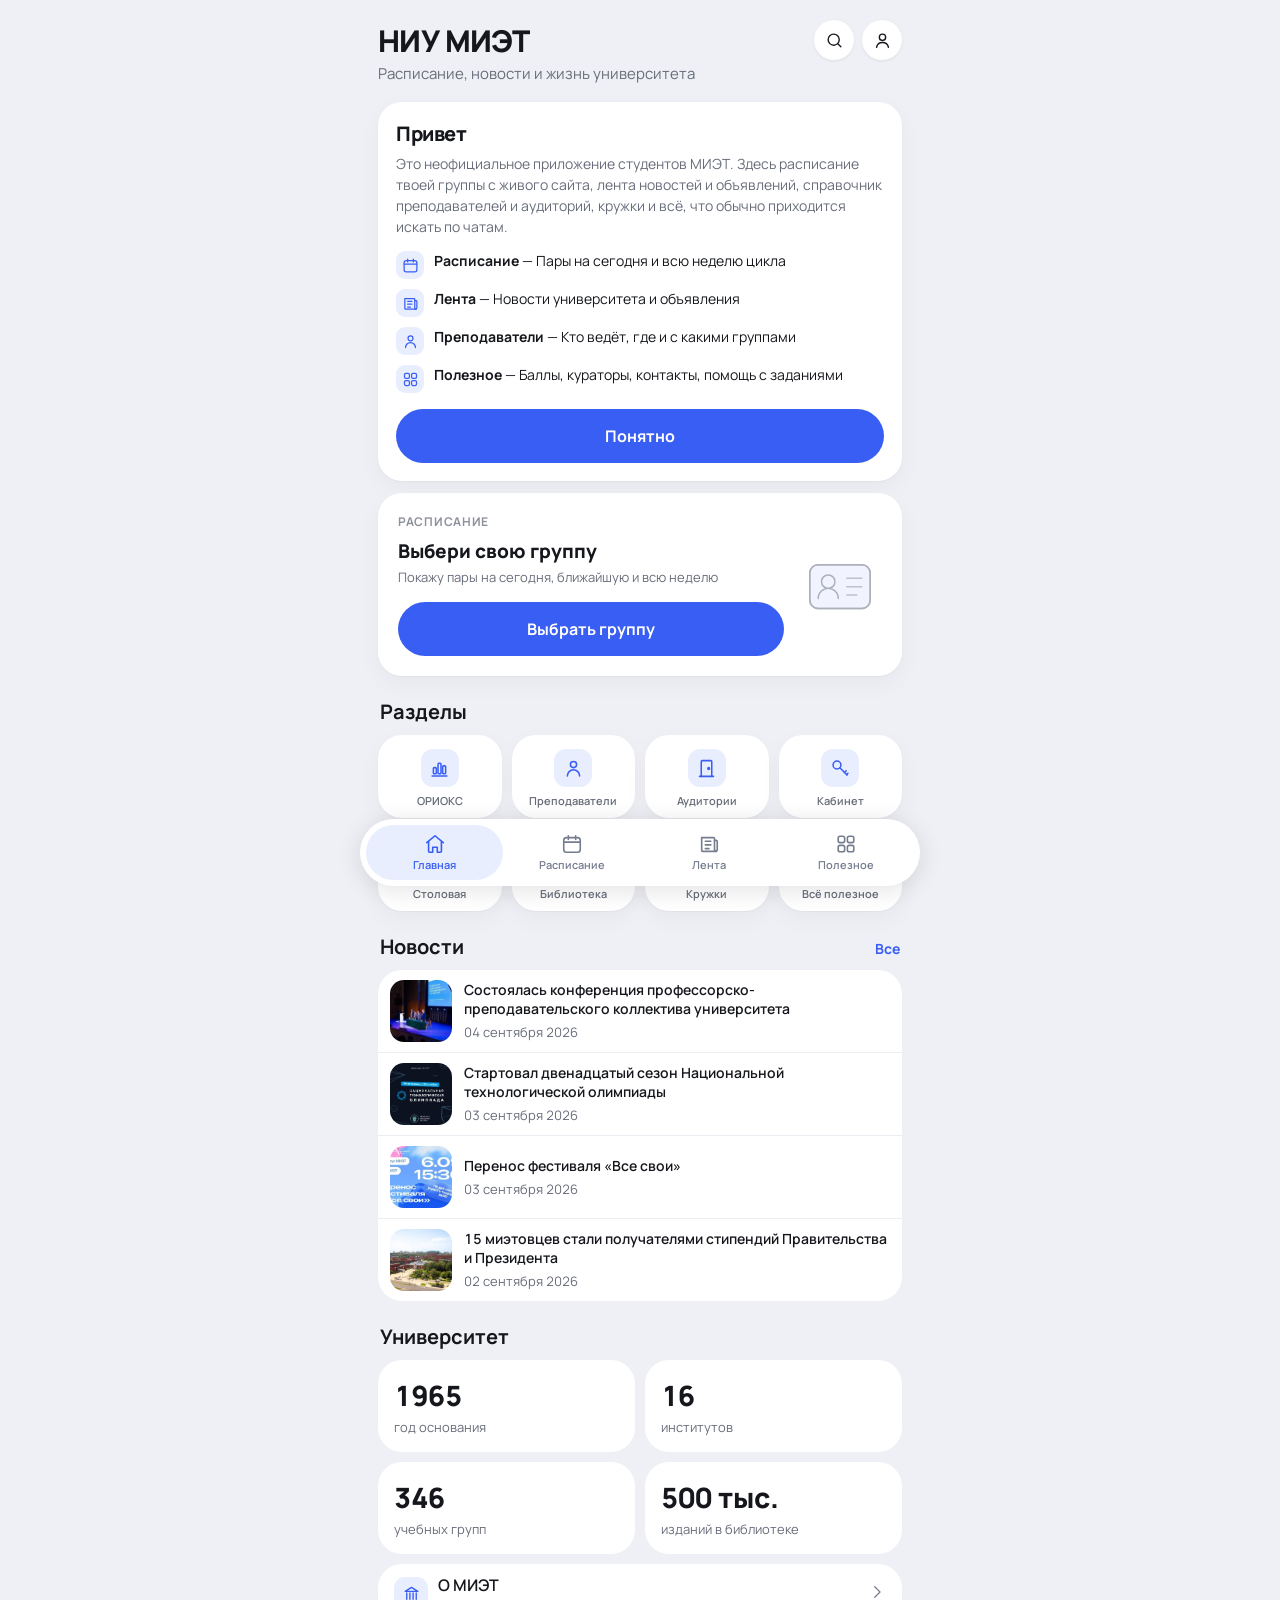
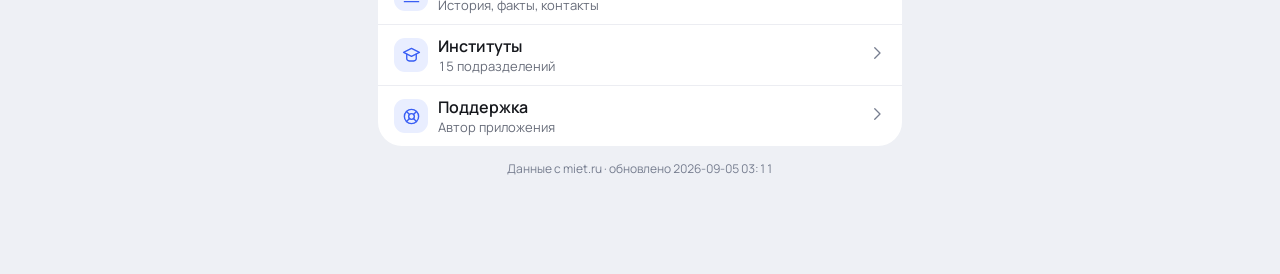
<file: index.html>
<!DOCTYPE html>
<html lang="ru" data-theme="light">
<head>
  <meta charset="utf-8">
  <meta name="viewport" content="width=device-width, initial-scale=1, viewport-fit=cover, maximum-scale=1, user-scalable=no">
  <meta name="theme-color" content="#EEF0F5">
  <title>МИЭТ — мини-приложение университета</title>

  <link rel="stylesheet" href="css/fonts.css?v=257a7fa0">
  <link rel="stylesheet" href="css/tokens.css?v=8f1f0bd0">
  <link rel="stylesheet" href="css/app.css?v=7740f739">

  <link rel="preload" href="fonts/manrope-700-cyrillic.woff2" as="font"
        type="font/woff2" crossorigin>
  <link rel="preload" href="fonts/manrope-800-cyrillic.woff2" as="font"
        type="font/woff2" crossorigin>

  <script src="https://telegram.org/js/telegram-web-app.js"></script>

  <!-- Тема ставится до первой отрисовки. Без этого человек с тёмным
       Telegram видел вспышку белого на каждом открытии: тему применял
       js/app.js, а он грузится после разметки и стилей. -->
  <script>
    try {
      var saved = JSON.parse(localStorage.getItem('miet-app-v1') || '{}');
      var picked = saved.theme && saved.theme !== 'auto' ? saved.theme
        : (window.Telegram && Telegram.WebApp && Telegram.WebApp.colorScheme)
          || (matchMedia('(prefers-color-scheme: dark)').matches ? 'dark' : 'light');
      var dark = picked === 'dark';
      document.documentElement.dataset.theme = dark ? 'dark' : 'light';
      document.querySelector('meta[name="theme-color"]')
        .setAttribute('content', dark ? '#0F1014' : '#EEF0F5');
    } catch (e) { /* приватный режим — останется светлая */ }
  </script>

  <!-- карта модулей -->
  <!-- Приложение собрано в один файл (tools/stamp.py): те же
       модули, но одним походом по сети вместо тридцати двух.
       Исходники лежат рядом и остаются модулями — правят их. -->
  <link rel="modulepreload" href="js/bundle.js?v=eaab140e">
  <!-- /карта модулей -->
</head>
<body>
  <div id="app">
    <div class="boot">
      <div class="boot-logo">МИЭТ</div>
      <div class="boot-spinner"></div>
    </div>
  </div>

  <nav id="nav" class="bottom-nav" hidden></nav>
  <div id="layer"></div>

  <!-- точка входа -->
  <script type="module" src="js/bundle.js?v=eaab140e"></script>
  <!-- Сборка не выполнилась — подключаем исходные модули:
       белый экран хуже лишнего запроса. -->
  <script>
    setTimeout(function () {
      if (window.__mietBooted) return;
      var s = document.createElement('script');
      s.type = 'module';
      s.src = 'js/app.js?v=eaab140e';
      document.body.appendChild(s);
    }, 2000);
  </script>
  <!-- /точка входа -->
</body>
</html>
</file>
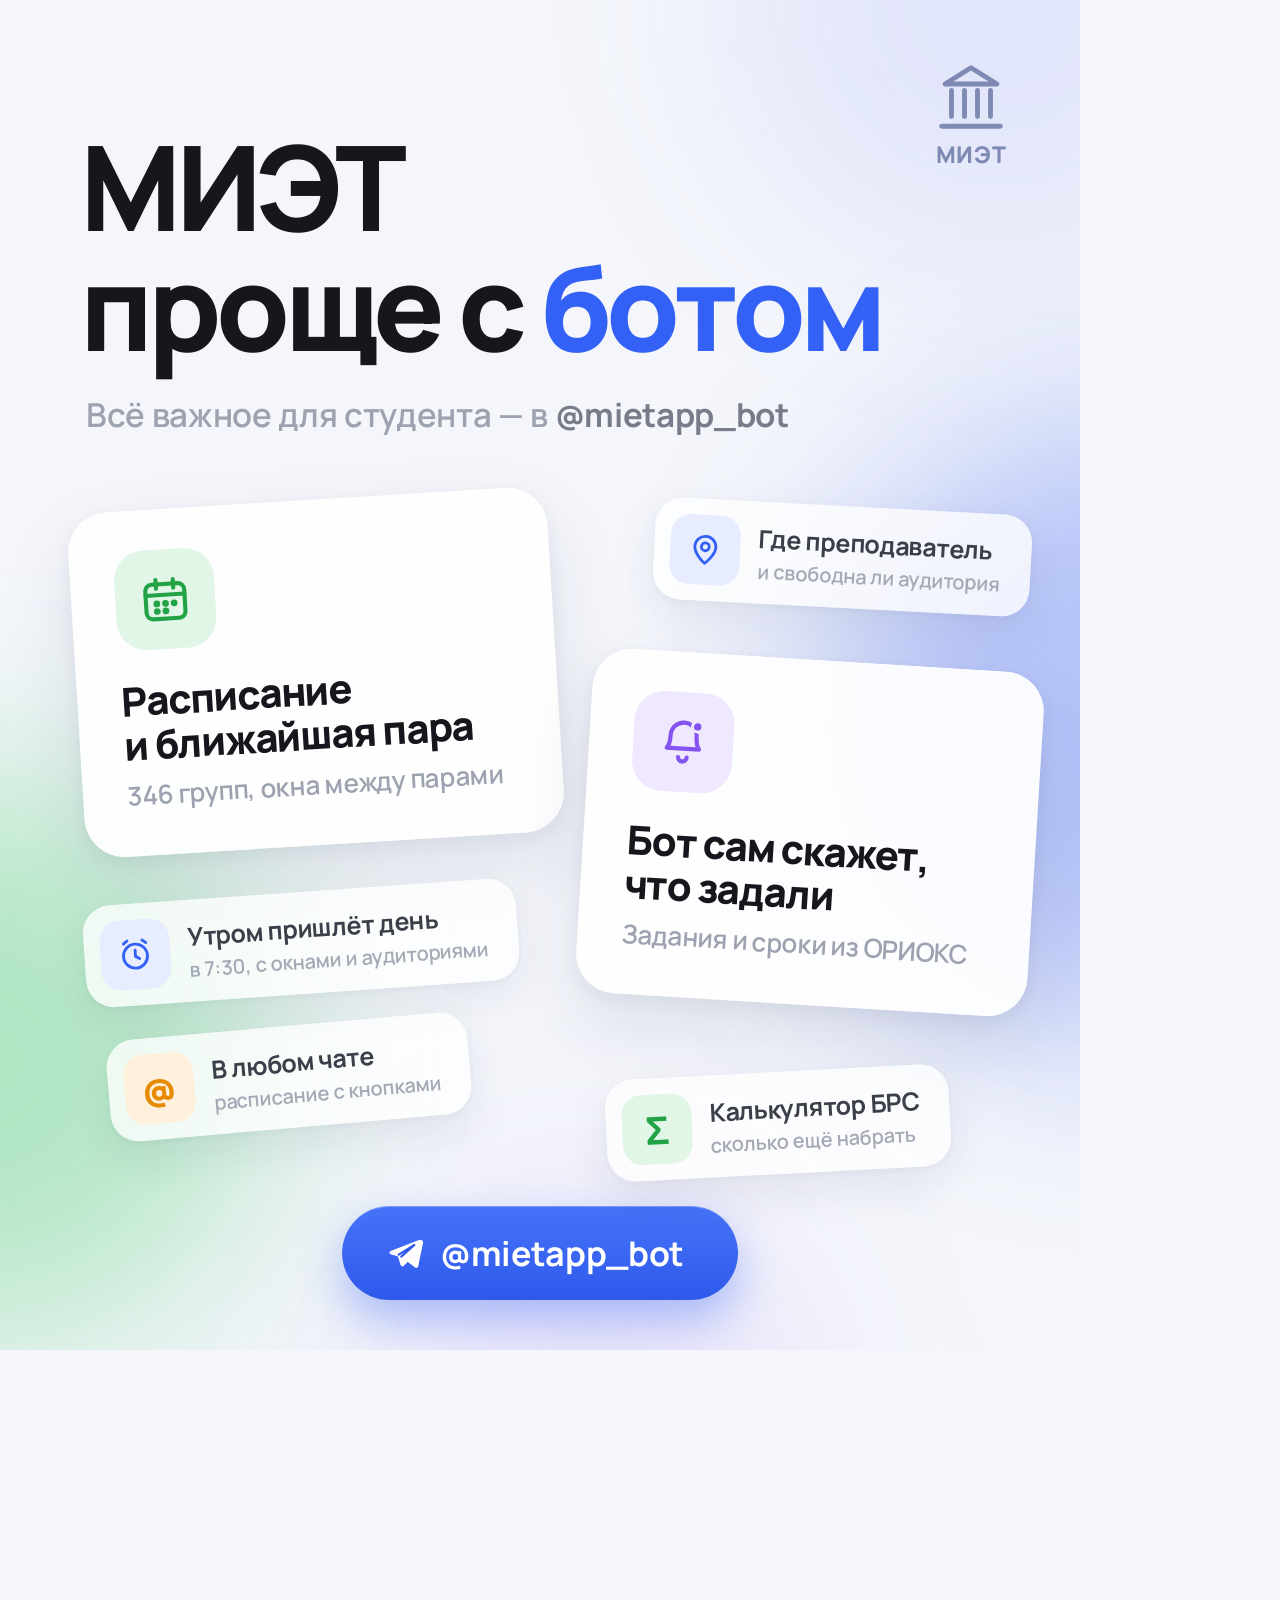
<file: promo/card.html>
<!doctype html>
<html lang="ru">
<head>
<meta charset="utf-8">
<title>@mietapp_bot — промо-карточка</title>
<!--
  Промо-карточка бота, 1080×1350 (4:5 — формат поста в Telegram и VK).
  Рендер в PNG: python promo/render.py
  Шрифт — тот же Manrope, что в приложении, из ../fonts.
-->
<style>
  @font-face { font-family: 'Manrope'; font-weight: 600; src: url('../fonts/manrope-600-cyrillic.woff2') format('woff2'); unicode-range: U+0400-045F, U+2116; }
  @font-face { font-family: 'Manrope'; font-weight: 600; src: url('../fonts/manrope-600-latin.woff2') format('woff2'); unicode-range: U+0000-00FF, U+2000-206F, U+2212; }
  @font-face { font-family: 'Manrope'; font-weight: 700; src: url('../fonts/manrope-700-cyrillic.woff2') format('woff2'); unicode-range: U+0400-045F, U+2116; }
  @font-face { font-family: 'Manrope'; font-weight: 700; src: url('../fonts/manrope-700-latin.woff2') format('woff2'); unicode-range: U+0000-00FF, U+2000-206F, U+2212; }
  @font-face { font-family: 'Manrope'; font-weight: 800; src: url('../fonts/manrope-800-cyrillic.woff2') format('woff2'); unicode-range: U+0400-045F, U+2116; }
  @font-face { font-family: 'Manrope'; font-weight: 800; src: url('../fonts/manrope-800-latin.woff2') format('woff2'); unicode-range: U+0000-00FF, U+2000-206F, U+2212; }

  * { box-sizing: border-box; margin: 0; }

  html, body { width: 1080px; height: 1350px; overflow: hidden; }

  body {
    position: relative;
    font-family: 'Manrope', sans-serif;
    color: #15171C;
    background: #F4F6FB;
    -webkit-font-smoothing: antialiased;
  }

  /* Цветные пятна по краям — как в референсе: зелёное снизу слева, синее справа */
  .blob { position: absolute; border-radius: 50%; filter: blur(100px); }
  .blob-green  { width: 560px; height: 560px; left: -300px; top: 780px;  background: rgba(52, 199, 89, .34); }
  .blob-blue   { width: 620px; height: 620px; right: -360px; top: 420px; background: rgba(57, 94, 244, .34); }
  .blob-sky    { width: 520px; height: 520px; right: -180px; top: -260px; background: rgba(57, 94, 244, .10); }
  .blob-violet { width: 420px; height: 420px; left: 380px; top: 1200px;  background: rgba(139, 92, 246, .12); }

  .logo {
    position: absolute; right: 70px; top: 58px;
    display: flex; flex-direction: column; align-items: center; gap: 2px;
    color: #7E8AB4;
  }
  .logo span { font-size: 23px; font-weight: 800; letter-spacing: .03em; }

  h1 {
    position: absolute; left: 80px; top: 126px;
    font-size: 118px; font-weight: 800; line-height: 1.02; letter-spacing: -0.045em;
  }
  h1 em { font-style: normal; color: #3461F5; }

  .sub {
    position: absolute; left: 86px; top: 392px;
    font-size: 33px; font-weight: 600; letter-spacing: -0.01em; color: #9CA2AF;
  }
  .sub b { font-weight: 700; color: #767C89; }

  /* ── большие карточки ── */
  .card {
    position: absolute;
    padding: 40px 44px 44px;
    border-radius: 40px;
    background: rgba(255, 255, 255, .93);
    box-shadow:
      inset 0 1px 0 rgba(255, 255, 255, .95),
      0 32px 72px rgba(28, 39, 76, .10),
      0 6px 18px rgba(28, 39, 76, .05);
  }
  .card .tile { width: 100px; height: 100px; border-radius: 30px; }
  .card h2 {
    margin-top: 28px;
    font-size: 40px; font-weight: 800; line-height: 1.1; letter-spacing: -0.03em;
  }
  .card p {
    margin-top: 12px;
    font-size: 26px; font-weight: 600; line-height: 1.25; letter-spacing: -0.01em;
    color: #9CA2AF;
  }

  /* ── маленькие плашки — поверх карточек, если где-то соприкоснутся ── */
  .chip {
    position: absolute; z-index: 2;
    display: flex; align-items: center; gap: 18px;
    padding: 16px 30px 16px 16px;
    border-radius: 28px;
    background: rgba(255, 255, 255, .78);
    box-shadow: 0 18px 44px rgba(28, 39, 76, .08), 0 2px 6px rgba(28, 39, 76, .04);
  }
  .chip .tile { width: 70px; height: 70px; border-radius: 20px; }
  .chip b     { display: block; font-size: 25px; font-weight: 700; letter-spacing: -0.01em; color: #3A3F4A; }
  .chip small { display: block; margin-top: 2px; font-size: 20px; font-weight: 600; color: #A3A9B5; }

  .tile { display: flex; align-items: center; justify-content: center; flex-shrink: 0; }
  .tile svg { fill: none; stroke: currentColor; stroke-width: 1.9; stroke-linecap: round; stroke-linejoin: round; }
  .glyph { font-weight: 800; line-height: 1; }

  .t-green  { background: #E2F6E7; color: #21A346; }
  .t-violet { background: #EFE8FF; color: #8453F2; }
  .t-blue   { background: #E7EDFF; color: #3461F5; }
  .t-orange { background: #FFF0DC; color: #E88A00; }

  .pill {
    position: absolute; left: 50%; top: 1206px; transform: translateX(-50%);
    display: flex; align-items: center; gap: 16px;
    padding: 24px 54px 24px 44px;
    border-radius: 999px;
    background: linear-gradient(180deg, #4673F8 0%, #2E59EC 100%);
    box-shadow: 0 20px 44px rgba(52, 97, 245, .36), inset 0 1px 0 rgba(255, 255, 255, .28);
    color: #fff; font-size: 34px; font-weight: 700; letter-spacing: -0.01em;
  }
</style>
</head>
<body>
  <div class="blob blob-sky"></div>
  <div class="blob blob-blue"></div>
  <div class="blob blob-green"></div>
  <div class="blob blob-violet"></div>

  <div class="logo">
    <svg width="78" height="78" viewBox="0 0 24 24" fill="none" stroke="currentColor"
         stroke-width="1.5" stroke-linecap="round" stroke-linejoin="round">
      <path d="M3 21h18"/><path d="m12 3 8 5H4l8-5Z"/>
      <path d="M6 10v8M10 10v8M14 10v8M18 10v8"/>
    </svg>
    <span>МИЭТ</span>
  </div>

  <h1>МИЭТ<br>проще с <em>ботом</em></h1>
  <div class="sub">Всё важное для студента — в <b>@mietapp_bot</b></div>

  <!-- расписание: большая, слева -->
  <div class="card" style="left: 76px; top: 500px; width: 480px; transform: rotate(-3.5deg)">
    <div class="tile t-green">
      <svg width="52" height="52" viewBox="0 0 24 24">
        <rect x="3" y="5" width="18" height="16" rx="3"/><path d="M3 10h18M8 3v4M16 3v4"/>
        <circle cx="8" cy="14" r=".6" fill="currentColor"/><circle cx="12" cy="14" r=".6" fill="currentColor"/>
        <circle cx="16" cy="14" r=".6" fill="currentColor"/><circle cx="8" cy="17.5" r=".6" fill="currentColor"/>
        <circle cx="12" cy="17.5" r=".6" fill="currentColor"/>
      </svg>
    </div>
    <h2>Расписание<br>и ближайшая пара</h2>
    <p>346 групп, окна между парами</p>
  </div>

  <!-- преподаватели и аудитории: плашка, справа сверху -->
  <div class="chip" style="left: 654px; top: 506px; transform: rotate(3deg)">
    <div class="tile t-blue">
      <svg width="36" height="36" viewBox="0 0 24 24">
        <path d="M12 21s7-5.6 7-11a7 7 0 1 0-14 0c0 5.4 7 11 7 11Z"/><circle cx="12" cy="10" r="2.6"/>
      </svg>
    </div>
    <div><b>Где преподаватель</b><small>и свободна ли аудитория</small></div>
  </div>

  <!-- ОРИОКС: большая, справа ниже -->
  <div class="card" style="left: 584px; top: 660px; width: 452px; transform: rotate(3.5deg)">
    <div class="tile t-violet">
      <svg width="52" height="52" viewBox="0 0 24 24">
        <path d="M6 9a6 6 0 1 1 12 0c0 4.5 1.5 6 1.5 6H4.5S6 13.5 6 9Z"/><path d="M10 19a2 2 0 0 0 4 0"/>
        <circle cx="18.2" cy="4.6" r="2.4" fill="currentColor" stroke="#EFE8FF" stroke-width="1.4"/>
      </svg>
    </div>
    <h2>Бот сам скажет,<br>что задали</h2>
    <p>Задания и сроки из ОРИОКС</p>
  </div>

  <!-- утренняя карточка: плашка, слева — это главное отличие бота -->
  <div class="chip" style="left: 84px; top: 892px; transform: rotate(-4deg)">
    <div class="tile t-blue">
      <svg width="36" height="36" viewBox="0 0 24 24">
        <circle cx="12" cy="13" r="8"/><path d="M12 9v4.2l2.6 1.6"/>
        <path d="M4.5 4.5 7 2.6M19.5 4.5 17 2.6"/>
      </svg>
    </div>
    <div><b>Утром пришлёт день</b><small>в 7:30, с окнами и аудиториями</small></div>
  </div>

  <!-- любой чат: плашка, слева ниже -->
  <div class="chip" style="left: 108px; top: 1026px; transform: rotate(-5deg)">
    <div class="tile t-orange"><span class="glyph" style="font-size: 38px">@</span></div>
    <div><b>В любом чате</b><small>расписание с кнопками</small></div>
  </div>

  <!-- БРС: плашка, справа снизу -->
  <div class="chip" style="left: 606px; top: 1072px; transform: rotate(-3deg)">
    <div class="tile t-green"><span class="glyph" style="font-size: 40px">Σ</span></div>
    <div><b>Калькулятор БРС</b><small>сколько ещё набрать</small></div>
  </div>

  <div class="pill">
    <svg width="38" height="38" viewBox="0 0 24 24" fill="#fff">
      <path d="M21.2 3.6 2.9 10.7c-1 .4-.9 1.8.1 2.1l4.5 1.4 1.7 5.4c.3.9 1.4 1.1 2 .5l2.5-2.4 4.7 3.5c.7.5 1.7.1 1.9-.8l3.1-14.9c.2-1.1-.8-2-1.7-1.6Z"/>
      <path d="m9.6 14.3 8.3-7.4-9.9 6.2" fill="none" stroke="#2E59EC" stroke-width="1.3" stroke-linecap="round" stroke-linejoin="round"/>
    </svg>
    @mietapp_bot
  </div>
</body>
</html>
</file>
<file: css/fonts.css>
/* Manrope — шрифт интерфейса, лежит рядом с приложением.

   Раньше он приезжал с fonts.googleapis.com: сначала запрос за таблицей
   стилей на один чужой домен, потом за самими файлами на второй, и лишь
   после этого текст переставал быть системным. Три чужих круга по сети
   до первой правильной буквы — и это при том, что оба домена в России
   отвечают как придётся.

   Подмножества те же, что отдаёт Google: браузер по unicode-range берёт
   только нужное — для русского интерфейса это кириллица, латиница
   подтягивается на англоязычных вкраплениях.

   Manrope, лицензия SIL Open Font License 1.1 (fonts/OFL.txt),
   github.com/sharanda/manrope. */


/* cyrillic */
@font-face {
  font-family: 'Manrope';
  font-style: normal;
  font-weight: 400;
  font-display: swap;
  src: url('../fonts/manrope-400-cyrillic.woff2') format('woff2');
  unicode-range: U+0301, U+0400-045F, U+0490-0491, U+04B0-04B1, U+2116;
}

/* latin */
@font-face {
  font-family: 'Manrope';
  font-style: normal;
  font-weight: 400;
  font-display: swap;
  src: url('../fonts/manrope-400-latin.woff2') format('woff2');
  unicode-range: U+0000-00FF, U+0131, U+0152-0153, U+02BB-02BC, U+02C6, U+02DA, U+02DC, U+0304, U+0308, U+0329, U+2000-206F, U+20AC, U+2122, U+2191, U+2193, U+2212, U+2215, U+FEFF, U+FFFD;
}

/* cyrillic */
@font-face {
  font-family: 'Manrope';
  font-style: normal;
  font-weight: 600;
  font-display: swap;
  src: url('../fonts/manrope-600-cyrillic.woff2') format('woff2');
  unicode-range: U+0301, U+0400-045F, U+0490-0491, U+04B0-04B1, U+2116;
}

/* latin */
@font-face {
  font-family: 'Manrope';
  font-style: normal;
  font-weight: 600;
  font-display: swap;
  src: url('../fonts/manrope-600-latin.woff2') format('woff2');
  unicode-range: U+0000-00FF, U+0131, U+0152-0153, U+02BB-02BC, U+02C6, U+02DA, U+02DC, U+0304, U+0308, U+0329, U+2000-206F, U+20AC, U+2122, U+2191, U+2193, U+2212, U+2215, U+FEFF, U+FFFD;
}

/* cyrillic */
@font-face {
  font-family: 'Manrope';
  font-style: normal;
  font-weight: 700;
  font-display: swap;
  src: url('../fonts/manrope-700-cyrillic.woff2') format('woff2');
  unicode-range: U+0301, U+0400-045F, U+0490-0491, U+04B0-04B1, U+2116;
}

/* latin */
@font-face {
  font-family: 'Manrope';
  font-style: normal;
  font-weight: 700;
  font-display: swap;
  src: url('../fonts/manrope-700-latin.woff2') format('woff2');
  unicode-range: U+0000-00FF, U+0131, U+0152-0153, U+02BB-02BC, U+02C6, U+02DA, U+02DC, U+0304, U+0308, U+0329, U+2000-206F, U+20AC, U+2122, U+2191, U+2193, U+2212, U+2215, U+FEFF, U+FFFD;
}

/* cyrillic */
@font-face {
  font-family: 'Manrope';
  font-style: normal;
  font-weight: 800;
  font-display: swap;
  src: url('../fonts/manrope-800-cyrillic.woff2') format('woff2');
  unicode-range: U+0301, U+0400-045F, U+0490-0491, U+04B0-04B1, U+2116;
}

/* latin */
@font-face {
  font-family: 'Manrope';
  font-style: normal;
  font-weight: 800;
  font-display: swap;
  src: url('../fonts/manrope-800-latin.woff2') format('woff2');
  unicode-range: U+0000-00FF, U+0131, U+0152-0153, U+02BB-02BC, U+02C6, U+02DA, U+02DC, U+0304, U+0308, U+0329, U+2000-206F, U+20AC, U+2122, U+2191, U+2193, U+2212, U+2215, U+FEFF, U+FFFD;
}
</file>
<file: css/tokens.css>
/* Design tokens — стиль «си» (see.tg): светлая, воздушная, максимально скруглённая
   iOS-native эстетика. Источник: skill design-si-tg. */

:root {
  --bg: #EEF0F5;
  --surface: #FFFFFF;
  --surface-2: #F4F5F9; /* лёгкая серая подложка для полей форм */
  --border: #ECEDF2;

  /* Тот же синий, на четыре процента светлоты глубже: им набраны все
     ссылки и подписи разделов, а на белом он давал 3.8 при пороге 4.5.
     Заодно белый текст на кнопке стал читаться увереннее. */
  --primary: #395EF4;
  --primary-dim: #E9EEFF; /* подложка активного пункта нижней навигации */
  --primary-press: #3D5BD9;

  --text: #15171C;
  /* Вторичный и третичный серый раньше давали контраст 2.8 и 1.9 к
     белому — при пороге 4.5. Читалось это только в помещении и на
     свежем экране; на улице подписи под заголовками просто пропадали.
     Оттенок оставлен прежним, опущена светлота. */
  --text-secondary: #686D7A;
  --text-tertiary: #767D8F;

  --success: #34C759;
  --danger: #F04438;
  --warning: #FF9F0A;

  /* Те же цвета, но для текста и значков. Сочный оранжевый на белом
     даёт контраст 1.8 — «просрочено» и «сегодня» набирать им нельзя,
     хотя плашке и полоске графика он идёт. */
  --success-text: #207C38;
  --danger-text: #D61D10;
  --warning-text: #9B5E00;

  --radius-lg: 24px;
  --radius-md: 18px;
  --radius-sm: 12px;
  --radius-pill: 999px;

  --shadow-card: 0 1px 2px rgba(21, 23, 28, 0.04), 0 8px 24px rgba(21, 23, 28, 0.04);

  --font: 'Manrope', 'Plus Jakarta Sans', -apple-system, BlinkMacSystemFont, sans-serif;

  /* --tg-safe-top/bottom — считаются в src/tg.ts (applySafeArea) из
     Telegram.WebApp.safeAreaInset + contentSafeAreaInset, то есть включают
     не только чёлку/статусбар устройства, но и собственную шапку Telegram
     (кнопка «Закрыть» + свернуть/меню) поверх контента в развёрнутом режиме.
     Вне Telegram (обычный браузер) эта переменная не выставляется — падаем
     обратно на чистый env(safe-area-inset-*). */
  --safe-top: var(--tg-safe-top, env(safe-area-inset-top, 0px));
  --safe-bottom: var(--tg-safe-bottom, env(safe-area-inset-bottom, 0px));

  /* Нативные date/time-инпуты на iOS красят свой текст по этой схеме, а не
     по color инпута — без неё WebKit иногда рисует цифры белым по белому
     (видно только после фокуса/пикера). Держим в паре с темой приложения. */
  --input-scheme: light;

  /* Ширина, за которой приложение перестаёт растягиваться. Телефоны — 390–430,
     поэтому 560 оставляет воздух, но на планшете карточка события не
     превращается в баннер во весь экран с пустой обложкой посередине. */
  --content-max: 560px;
}

/* Тёмная тема — переключается вручную из профиля (Тема), не следует за
   системной темой Telegram. Держим ту же структуру токенов, меняются только
   значения — компоненты ничего не знают о теме, только про переменные. */
:root[data-theme="dark"] {
  --bg: #0F1014;
  --surface: #1C1D22;
  --surface-2: #26272D;
  --border: #2C2D33;

  --primary: #5B7FFF;
  --primary-dim: #23294A;
  --primary-press: #4C6EF5;

  --text: #F2F3F5;
  --text-secondary: #9BA1AC;
  /* На карточке (#1C1D22) прежний #6B7280 давал 3.48 — чуть ниже того,
     что видно уставшим глазом в темноте. */
  --text-tertiary: #707786;

  --success: #32D74B;
  --danger: #FF453A;
  --warning: #FF9F0A;

  /* На тёмной подложке сочные цвета контрастны сами по себе:
     осветлять их отдельно для текста незачем. */
  --success-text: var(--success);
  --danger-text: var(--danger);
  --warning-text: var(--warning);

  --shadow-card: 0 1px 2px rgba(0, 0, 0, 0.2), 0 8px 24px rgba(0, 0, 0, 0.24);

  --input-scheme: dark;
}

* {
  box-sizing: border-box;
}

html, body, #app {
  height: 100%;
}

body {
  margin: 0;
  background: var(--bg);
  color: var(--text);
  font-family: var(--font);
  font-variant-numeric: tabular-nums;
  -webkit-tap-highlight-color: transparent;
  overscroll-behavior-y: none;
  /* iOS сам увеличивает шрифт при повороте экрана — в приложении с
     собственной типографикой это ломает вёрстку карточек. */
  -webkit-text-size-adjust: 100%;
  text-size-adjust: 100%;
}

/* Нажатие пальцем обводки не рисует, а вот приход с клавиатуры — рисует:
   иначе на десктопе и с внешней клавиатурой не видно, где ты находишься. */
:focus-visible {
  outline: 2px solid var(--primary);
  outline-offset: 2px;
  border-radius: 4px;
}

/* Кому системно выключили анимации — тому и здесь. Движение в интерфейсе
   не украшение, а помеха, если от него укачивает. Спиннер оставляем
   вращаться медленнее: замерший кружок читается как «всё зависло». */
@media (prefers-reduced-motion: reduce) {
  *, *::before, *::after {
    animation-duration: 0.01ms !important;
    animation-iteration-count: 1 !important;
    transition-duration: 0.01ms !important;
    scroll-behavior: auto !important;
  }

  .boot-spinner, .spinner {
    animation-duration: 1.6s !important;
    animation-iteration-count: infinite !important;
  }
}

/* Атрибут hidden обязан прятать всегда. Без этого любой класс с
   display (плитки, списки-сетки) перебивал его, и «скрытый» элемент
   оставался на экране. */
[hidden] { display: none !important; }

button {
  font-family: inherit;
  border: none;
  background: none;
  cursor: pointer;
  color: inherit;
}

input, textarea, select {
  font-family: inherit;
}

::-webkit-scrollbar {
  display: none;
}

/* ---------- Типографика ---------- */

.h1-page {
  font-size: 30px;
  font-weight: 800;
  letter-spacing: -0.02em;
  margin: 0;
  color: var(--text);
}

.subtitle-page {
  font-size: 15px;
  font-weight: 400;
  color: var(--text-secondary);
  margin: 2px 0 0;
}

.section-title {
  font-size: 20px;
  font-weight: 700;
  color: var(--text);
}

.row-title {
  font-size: 16px;
  font-weight: 600;
  color: var(--text);
}

.row-subtitle {
  font-size: 13px;
  font-weight: 400;
  color: var(--text-secondary);
}

.kpi-number {
  font-size: 28px;
  font-weight: 800;
  color: var(--text);
  font-variant-numeric: tabular-nums;
}

.kpi-label {
  font-size: 13px;
  font-weight: 400;
  color: var(--text-secondary);
}

/* ---------- Layout ---------- */

/* Экран появляется, а не возникает: восемнадцать сотых секунды и шесть
   пикселей снизу — этого хватает, чтобы переход читался как движение, и
   мало, чтобы его пришлось пережидать. Кому системно выключили
   анимации, тот получает экран сразу — правило выше. */
@keyframes screen-in {
  from { opacity: 0; transform: translateY(6px); }
}

.screen {
  animation: screen-in 0.18s ease both;
  min-height: 100%;
  padding: calc(var(--safe-top) + 20px) 18px calc(96px + var(--safe-bottom));
  max-width: var(--content-max);
  margin-inline: auto;
}

/* ---------- Карточки ---------- */

.card {
  background: var(--surface);
  border-radius: var(--radius-lg);
  box-shadow: var(--shadow-card);
}

.list-card {
  background: var(--surface);
  border-radius: var(--radius-lg);
  overflow: hidden;
}

.list-row {
  display: flex;
  align-items: center;
  gap: 10px;
  padding: 10px 16px;
  border-bottom: 1px solid var(--border);
  min-height: 44px;
}

.list-row:last-child {
  border-bottom: none;
}

.list-row-icon {
  width: 32px;
  height: 32px;
  border-radius: var(--radius-sm);
  display: flex;
  align-items: center;
  justify-content: center;
  flex-shrink: 0;
}

.list-row-body {
  flex: 1;
  min-width: 0;
}

.list-row-value {
  font-size: 15px;
  font-weight: 700;
  color: var(--text);
  white-space: nowrap;
}

/* ---------- Пилюли / сегмент-контролы ---------- */

.pill-row {
  display: flex;
  gap: 8px;
  overflow-x: auto;
  padding-bottom: 2px;
  scrollbar-width: none;
}

.pill {
  flex-shrink: 0;
  display: inline-flex;
  align-items: center;
  gap: 6px;
  padding: 9px 16px;
  border-radius: var(--radius-pill);
  font-size: 14px;
  font-weight: 600;
  background: var(--surface);
  color: var(--text-secondary);
  white-space: nowrap;
  transition: background 0.15s ease, color 0.15s ease;
}

.pill.active {
  background: var(--primary);
  color: #fff;
}

/* внутренний segmented control (два таба на всю ширину, напр. Список/Карта) */
.segmented {
  display: flex;
  background: var(--surface-2);
  border-radius: var(--radius-pill);
  padding: 4px;
  gap: 4px;
}

.segmented-item {
  flex: 1;
  text-align: center;
  padding: 9px 0;
  border-radius: var(--radius-pill);
  font-size: 14px;
  font-weight: 600;
  color: var(--text-secondary);
  transition: background 0.15s ease, color 0.15s ease;
}

.segmented-item.active {
  background: var(--surface);
  color: var(--text);
  box-shadow: 0 1px 3px rgba(21, 23, 28, 0.08);
}

/* ---------- Кнопки ---------- */

.btn-primary {
  width: 100%;
  padding: 16px;
  border-radius: var(--radius-pill);
  background: var(--primary);
  color: #fff;
  font-size: 16px;
  font-weight: 700;
  text-align: center;
  transition: background 0.15s ease;
}

.btn-primary:active {
  background: var(--primary-press);
}

.btn-primary:disabled {
  background: var(--text-tertiary);
}

.btn-secondary {
  width: 100%;
  padding: 16px;
  border-radius: var(--radius-pill);
  background: var(--surface-2);
  color: var(--text);
  font-size: 16px;
  font-weight: 700;
  text-align: center;
}

.icon-btn {
  width: 40px;
  height: 40px;
  border-radius: 50%;
  background: var(--surface);
  display: flex;
  align-items: center;
  justify-content: center;
  flex-shrink: 0;
  box-shadow: 0 1px 3px rgba(21, 23, 28, 0.08);
}

/* ---------- Нижняя навигация ---------- */

.bottom-nav {
  position: fixed;
  /* Раньше растягивалась от края до края: на планшете подписи разъезжались
     по углам, и до них было не дотянуться большим пальцем. */
  left: 50%;
  transform: translateX(-50%);
  width: calc(100% - 32px);
  max-width: var(--content-max);
  bottom: calc(14px + var(--safe-bottom));
  background: var(--surface);
  border-radius: var(--radius-pill);
  box-shadow: 0 4px 24px rgba(21, 23, 28, 0.12);
  display: flex;
  padding: 6px;
  z-index: 50;
}

.bottom-nav-item {
  flex: 1;
  display: flex;
  flex-direction: column;
  align-items: center;
  gap: 2px;
  padding: 8px 4px;
  border-radius: var(--radius-pill);
  color: var(--text-tertiary);
  transition: background 0.15s ease, color 0.15s ease;
}

.bottom-nav-item.active {
  background: var(--primary-dim);
  color: var(--primary);
}

.bottom-nav-label {
  font-size: 11px;
  font-weight: 600;
}

/* ---------- Bottom sheet ---------- */

.sheet-backdrop {
  position: fixed;
  inset: 0;
  background: rgba(21, 23, 28, 0.4);
  z-index: 100;
  animation: sheet-fade 0.2s ease;
}

/* Вручение значка: короткое появление с лёгким наездом — без прыжков,
   чтобы не спорить с системной анимацией открытия мини-аппа. */
@keyframes badge-in {
  from { opacity: 0; transform: scale(0.94); }
  to { opacity: 1; transform: scale(1); }
}

@keyframes sheet-fade {
  from { opacity: 0; }
  to { opacity: 1; }
}

.sheet {
  position: fixed;
  left: 50%;
  transform: translateX(-50%);
  width: 100%;
  max-width: var(--content-max);
  bottom: 0;
  /* 92vh одного отступа не хватает, когда Telegram рисует свою шапку
     (Закрыть/свернуть/меню) поверх контента в fullscreen — вычитаем
     реальную высоту этой шапки, а не гадаем фиксированным vh. */
  max-height: calc(92vh - var(--safe-top));
  background: var(--bg);
  border-radius: 28px 28px 0 0;
  z-index: 101;
  display: flex;
  flex-direction: column;
  animation: sheet-up 0.25s cubic-bezier(0.32, 0.72, 0, 1);
  padding-bottom: var(--safe-bottom);
}

@keyframes sheet-up {
  /* translateX(-50%) центрирует шторку, поэтому его обязаны нести оба кадра:
     transform задаётся целиком, и стоит забыть его в одном из них — шторка
     на время анимации уезжает вправо на половину своей ширины. */
  from { transform: translate(-50%, 100%); }
  to { transform: translate(-50%, 0); }
}

.sheet-handle {
  width: 36px;
  height: 4px;
  border-radius: 2px;
  background: var(--border);
  margin: 10px auto 4px;
}

.sheet-header {
  display: flex;
  align-items: center;
  justify-content: center;
  position: relative;
  padding: 10px 16px 16px;
}

.sheet-title {
  font-size: 17px;
  font-weight: 700;
  /* В одну строку — так её ширину можно честно измерить (fitSheetTitle). */
  white-space: nowrap;
  max-width: 100%;
  overflow: hidden;
  text-overflow: ellipsis;
}

/* Длинное название: кнопка сверху, название под ней во всю ширину. */
.sheet-header.long {
  flex-direction: column;
  align-items: flex-start;
  justify-content: flex-start;
  gap: 8px;
  padding-top: 6px;
}

.sheet-header.long .sheet-cancel { position: static; }

.sheet-header.long .sheet-title {
  font-size: 21px;
  font-weight: 800;
  line-height: 1.2;
  letter-spacing: -0.2px;
  white-space: normal;
  overflow-wrap: anywhere;
  display: -webkit-box;
  -webkit-line-clamp: 3;
  -webkit-box-orient: vertical;
}

.sheet-cancel {
  position: absolute;
  left: 16px;
  color: var(--primary);
  font-size: 16px;
  font-weight: 600;
}

.sheet-body {
  padding: 0 18px 18px;
  overflow-y: auto;
}

/* ---------- Поля форм ---------- */

.field-label {
  font-size: 14px;
  color: var(--text-secondary);
  margin-bottom: 6px;
  display: block;
}

.field-input {
  width: 100%;
  background: var(--surface-2);
  border-radius: var(--radius-md);
  padding: 14px 16px;
  font-size: 16px;
  color: var(--text);
  border: none;
  outline: none;
  /* type="date"/"time" на iOS красят цифры по этой схеме, игнорируя color —
     без неё текст иногда невидим (белым по белому) до фокуса. */
  color-scheme: var(--input-scheme);
  -webkit-text-fill-color: var(--text);
}

.field-input::placeholder {
  color: var(--text-tertiary);
  /* Обязательно вместе с color: -webkit-text-fill-color выше задан на самом
     поле и в WebKit перебивает цвет подсказки — без этой строки placeholder
     красится как обычный текст, и не отличить подсказку от введённого. */
  -webkit-text-fill-color: var(--text-tertiary);
  opacity: 1; /* Firefox приглушает placeholder сам — выравниваем поведение */
}

/* type="date"/"time" рендерятся браузером по-своему (Дата слева, Время
   справа) — центрируем обе, чтобы в паре рядом не выглядели вразнобой. */
.field-input[type="date"],
.field-input[type="time"] {
  text-align: center;
}

.field-group {
  margin-bottom: 16px;
}

/* ---------- Toggle ---------- */

.toggle {
  width: 46px;
  height: 28px;
  border-radius: var(--radius-pill);
  background: var(--border);
  position: relative;
  transition: background 0.15s ease;
  flex-shrink: 0;
}

.toggle.on {
  background: var(--primary);
}

.toggle-knob {
  position: absolute;
  top: 3px;
  left: 3px;
  width: 22px;
  height: 22px;
  border-radius: 50%;
  background: #fff;
  box-shadow: 0 1px 3px rgba(21, 23, 28, 0.2);
  transition: transform 0.15s ease;
}

.toggle.on .toggle-knob {
  transform: translateX(18px);
}

/* ---------- KPI сетка ---------- */

.kpi-grid {
  display: grid;
  grid-template-columns: minmax(0, 1fr) minmax(0, 1fr);
  gap: 10px;
}

.kpi-tile {
  background: var(--surface);
  border-radius: var(--radius-lg);
  padding: 16px;
  display: flex;
  flex-direction: column;
  gap: 4px;
}

/* ---------- Аватары ---------- */

.avatar {
  border-radius: 50%;
  background: var(--primary-dim);
  color: var(--primary);
  display: flex;
  align-items: center;
  justify-content: center;
  font-weight: 700;
  flex-shrink: 0;
  object-fit: cover;
}

/* ---------- Пустое состояние ---------- */

.empty-state {
  display: flex;
  flex-direction: column;
  align-items: center;
  justify-content: center;
  padding: 60px 20px;
  text-align: center;
  color: var(--text-secondary);
  gap: 10px;
}
</file>
<file: css/app.css>
/* Стили приложения МИЭТ поверх токенов «си» из дизайн-кита.
   Здесь только то, чего нет в tokens.css: экраны, обложки, расписание,
   галереи, поиск. Всё остальное верстается классами кита. */

/* ─────────────── Загрузка ─────────────── */

.boot {
  height: 100%;
  display: flex;
  flex-direction: column;
  align-items: center;
  justify-content: center;
  gap: 18px;
}

.boot-logo {
  font-size: 34px;
  font-weight: 800;
  letter-spacing: -0.03em;
  color: var(--primary);
}

.boot-spinner,
.spinner {
  width: 22px;
  height: 22px;
  border: 2.5px solid var(--border);
  border-top-color: var(--primary);
  border-radius: 50%;
  animation: spin 0.7s linear infinite;
}

@keyframes spin { to { transform: rotate(360deg); } }

/* ─────────────── Экран и шапка ─────────────── */

/* Экраны сменяют друг друга внутри #app: активный виден, остальных нет
   в DOM — состояние прокрутки хранит роутер, а не браузер. */
.screen-top {
  display: flex;
  align-items: flex-start;
  justify-content: space-between;
  gap: 12px;
  margin-bottom: 18px;
}

.screen-top .h1-page { flex: 1; min-width: 0; }

.h1-page.small { font-size: 24px; }

.header-actions { display: flex; gap: 8px; flex-shrink: 0; }

.section-head {
  display: flex;
  align-items: baseline;
  justify-content: space-between;
  gap: 10px;
  margin: 22px 2px 10px;
}

.section-head:first-child { margin-top: 0; }

.section-link {
  font-size: 14px;
  font-weight: 700;
  color: var(--primary);
  flex-shrink: 0;
  /* Строчка «Все» высотой в четырнадцать пикселей — цель для пальца
     некудышная. Отрицательный отступ возвращает её на место в вёрстке,
     а нажимается она теперь всей площадью вокруг. */
  padding: 8px 6px;
  margin: -8px -6px;
}

.stack { display: flex; flex-direction: column; gap: 10px; }
.muted { color: var(--text-secondary); }
.tnum { font-variant-numeric: tabular-nums; }

/* ─────────────── Карточка «сейчас» ─────────────── */

.now-card {
  background: var(--primary);
  color: #fff;
  border-radius: var(--radius-lg);
  padding: 18px;
  box-shadow: 0 8px 24px rgba(76, 110, 245, 0.22);
}

.now-card.rest {
  background: var(--surface);
  color: var(--text);
  box-shadow: var(--shadow-card);
}

.now-kicker {
  font-size: 12px;
  font-weight: 700;
  letter-spacing: 0.06em;
  text-transform: uppercase;
  opacity: 0.75;
}

.now-title {
  font-size: 21px;
  font-weight: 800;
  letter-spacing: -0.02em;
  margin: 6px 0 0;
  line-height: 1.24;
}

.now-meta {
  display: flex;
  flex-wrap: wrap;
  gap: 6px 14px;
  margin-top: 12px;
  font-size: 14px;
  font-weight: 600;
  opacity: 0.92;
}

.now-meta span { display: inline-flex; align-items: center; gap: 5px; }

.now-progress {
  height: 4px;
  border-radius: 2px;
  background: rgba(255, 255, 255, 0.28);
  margin-top: 14px;
  overflow: hidden;
}

.now-progress i {
  display: block;
  height: 100%;
  border-radius: 2px;
  background: #fff;
  transition: width 0.3s ease;
}

.now-card.rest .now-progress { background: var(--border); }
.now-card.rest .now-progress i { background: var(--primary); }

/* ─────────────── Сетка быстрых действий ─────────────── */

.quick-grid {
  display: grid;
  /* minmax(0, 1fr), а не 1fr: колонка 1fr не бывает уже самого длинного
     слова, и на телефоне в 320 пикселей «Преподаватели» выталкивали
     последнюю колонку за край экрана. */
  grid-template-columns: repeat(4, minmax(0, 1fr));
  gap: 10px;
}

.quick-item {
  background: var(--surface);
  border-radius: var(--radius-lg);
  padding: 14px 6px 11px;
  display: flex;
  flex-direction: column;
  align-items: center;
  gap: 7px;
  text-align: center;
  box-shadow: var(--shadow-card);
  transition: transform 0.15s ease;
}

.quick-item:active { transform: scale(0.96); }

.quick-icon {
  width: 38px;
  height: 38px;
  border-radius: 12px;
  background: var(--primary-dim);
  color: var(--primary);
  display: flex;
  align-items: center;
  justify-content: center;
}

.quick-label {
  font-size: 11px;
  font-weight: 600;
  color: var(--text-secondary);
  line-height: 1.2;
  max-width: 100%;
  hyphens: auto;
  overflow-wrap: anywhere;
}

/* ─────────────── Новости ─────────────── */

.news-card {
  background: var(--surface);
  border-radius: var(--radius-lg);
  overflow: hidden;
  box-shadow: var(--shadow-card);
  transition: transform 0.15s ease;
}

.news-card:active { transform: scale(0.985); }

.news-cover {
  width: 100%;
  aspect-ratio: 16 / 9;
  object-fit: cover;
  display: block;
  background: var(--surface-2);
}

.news-body { padding: 14px 16px 16px; }

.news-title {
  font-size: 16px;
  font-weight: 700;
  line-height: 1.32;
  letter-spacing: -0.01em;
}

.news-date {
  font-size: 13px;
  color: var(--text-secondary);
  margin-top: 6px;
}

/* Компактная строка новости — для блока «Свежее» на главной */
.news-row {
  display: flex;
  gap: 12px;
  align-items: center;
  padding: 10px 12px;
  border-bottom: 1px solid var(--border);
}

.news-row:last-child { border-bottom: none; }

/* Миниатюра и заглушка на её месте — один размер и один радиус: раньше
   заглушка повторяла их прямо в разметке, и правка здесь её не
   касалась. */
.news-row img,
.news-row-stub {
  width: 62px;
  height: 62px;
  border-radius: 14px;
  object-fit: cover;
  flex-shrink: 0;
  background: var(--surface-2);
}

.news-row-stub {
  display: flex;
  align-items: center;
  justify-content: center;
  color: var(--text-tertiary);
}

.news-row-title {
  font-size: 14px;
  font-weight: 600;
  line-height: 1.32;
  display: -webkit-box;
  -webkit-line-clamp: 3;
  -webkit-box-orient: vertical;
  overflow: hidden;
}

/* Статья */
.article-cover {
  width: calc(100% + 36px);
  margin: -8px -18px 0;
  aspect-ratio: 16 / 10;
  object-fit: cover;
  display: block;
}

.article-title {
  font-size: 25px;
  font-weight: 800;
  letter-spacing: -0.02em;
  line-height: 1.22;
  margin: 18px 0 8px;
}

.article-text {
  font-size: 16px;
  line-height: 1.62;
  color: var(--text);
  white-space: pre-wrap;
}

.article-text p { margin: 0 0 14px; }

.tag-row { display: flex; flex-wrap: wrap; gap: 6px; }

.tag {
  font-size: 12px;
  font-weight: 600;
  padding: 5px 11px;
  border-radius: var(--radius-pill);
  background: var(--primary-dim);
  color: var(--primary);
}

.gallery {
  display: grid;
  grid-template-columns: minmax(0, 1fr) minmax(0, 1fr);
  gap: 8px;
}

.gallery img {
  width: 100%;
  aspect-ratio: 4 / 3;
  object-fit: cover;
  border-radius: 14px;
  background: var(--surface-2);
}

/* ─────────────── Расписание ─────────────── */

/* Неделя цикла: имя крупно, даты под ним, стрелки по краям, а ниже —
   четыре равные ячейки. Раньше это были четыре пилюли с полными именами,
   и в ширину телефона они не влезали: «2-й знаменатель · сейчас» уезжал
   за край. Ячейки делят ширину поровну и не прокручиваются вовсе. */
.wk {
  background: var(--surface);
  border-radius: 20px;
  padding: 10px 8px 8px;
}

.wk-head {
  display: flex;
  align-items: center;
  gap: 4px;
}

.wk-arrow {
  width: 38px;
  height: 38px;
  flex-shrink: 0;
  border-radius: 50%;
  display: grid;
  place-items: center;
  color: var(--text-secondary);
}

.wk-arrow:active { background: var(--bg); }

.wk-title { flex: 1; min-width: 0; text-align: center; }

.wk-name {
  font-size: 18px;
  font-weight: 800;
  letter-spacing: -0.2px;
  color: var(--text);
}

.wk-sub {
  margin-top: 2px;
  display: flex;
  justify-content: center;
  flex-wrap: wrap;
  gap: 2px 8px;
  font-size: 12px;
  font-weight: 600;
  color: var(--text-secondary);
}

.wk-when { color: var(--text-tertiary); }
.wk-when.now { color: var(--primary); }

.wk-seg {
  margin-top: 8px;
  display: grid;
  grid-template-columns: repeat(4, minmax(0, 1fr));
  gap: 4px;
  background: var(--bg);
  border-radius: 14px;
  padding: 3px;
}

.wk-cell {
  position: relative;
  min-width: 0;
  border-radius: 11px;
  padding: 5px 2px 6px;
  display: flex;
  flex-direction: column;
  align-items: center;
  line-height: 1.15;
  color: var(--text-secondary);
  transition: background 0.15s ease, color 0.15s ease;
}

.wk-n { font-size: 11px; font-weight: 600; }
.wk-k { font-size: 13px; font-weight: 800; }

.wk-cell.active { background: var(--primary); color: #fff; }

/* Текущая по циклу — точкой, как «сегодня» у дней. */
.wk-cell.cur::after {
  content: '';
  position: absolute;
  top: 5px;
  right: 7px;
  width: 5px;
  height: 5px;
  border-radius: 50%;
  background: var(--primary);
}

.wk-cell.active.cur::after { background: #fff; }

/* Возврат к сегодняшнему дню: появляется, только когда ушёл с него. */
.wk-today {
  margin-top: 8px;
  width: 100%;
  min-height: 36px;
  border-radius: 12px;
  background: var(--primary-dim);
  color: var(--primary);
  font-size: 13px;
  font-weight: 700;
  display: flex;
  align-items: center;
  justify-content: center;
  gap: 6px;
}

.wk-today:active { opacity: 0.75; }

.week-strip {
  display: flex;
  gap: 6px;
  margin-top: 12px;
}

.week-day {
  flex: 1;
  background: var(--surface);
  border-radius: 16px;
  padding: 9px 2px 8px;
  display: flex;
  flex-direction: column;
  align-items: center;
  gap: 3px;
  transition: background 0.15s ease, color 0.15s ease;
}

.week-day-name {
  font-size: 11px;
  font-weight: 600;
  color: var(--text-tertiary);
}

.week-day-num {
  font-size: 16px;
  font-weight: 800;
  color: var(--text);
}

.week-day.active { background: var(--primary); }
.week-day.active .week-day-name { color: rgba(255, 255, 255, 0.8); }
.week-day.active .week-day-num { color: #fff; }

.week-day.today .week-day-num { color: var(--primary); }
.week-day.active.today .week-day-num { color: #fff; }

.week-day .dot {
  width: 4px;
  height: 4px;
  border-radius: 50%;
  background: var(--primary);
}

.week-day.active .dot { background: rgba(255, 255, 255, 0.9); }
.week-day .dot.empty { background: transparent; }

/* Пара */
.lesson {
  display: flex;
  gap: 12px;
  background: var(--surface);
  border-radius: var(--radius-lg);
  padding: 14px 16px;
  box-shadow: var(--shadow-card);
  position: relative;
  overflow: hidden;
}

.lesson.live::before {
  content: "";
  position: absolute;
  left: 0; top: 0; bottom: 0;
  width: 4px;
  background: var(--primary);
}

.lesson.past { opacity: 0.55; }

.lesson-time {
  flex-shrink: 0;
  width: 52px;
  display: flex;
  flex-direction: column;
  gap: 2px;
}

.lesson-from {
  font-size: 15px;
  font-weight: 800;
  color: var(--text);
}

.lesson-to {
  font-size: 13px;
  font-weight: 600;
  color: var(--text-tertiary);
}

/* Второе время 3-й пары, пока группа не сказала, когда у неё обед. */
.lesson-alt {
  margin-top: 2px;
  font-size: 11px;
  font-weight: 700;
  line-height: 1.2;
  color: var(--primary);
}

.lesson-body { flex: 1; min-width: 0; }

/* Вопрос про обед над списком пар: две крупные кнопки, а не мелкая
   настройка в профиле — ответ нужен один раз, и спрашивать его стоит
   там, где он сразу виден в деле. */
.lunch-ask {
  background: var(--surface);
  border-radius: 20px;
  padding: 14px 14px 12px;
  margin-bottom: 4px;
}

.lunch-title {
  display: flex;
  align-items: center;
  gap: 8px;
  font-size: 15px;
  font-weight: 800;
  color: var(--text);
}

.lunch-note {
  margin-top: 4px;
  font-size: 13px;
  line-height: 1.4;
  color: var(--text-secondary);
}

.lunch-opts {
  margin-top: 10px;
  display: grid;
  grid-template-columns: minmax(0, 1fr) minmax(0, 1fr);
  gap: 8px;
}

.lunch-opt {
  min-width: 0;
  border-radius: 14px;
  background: var(--bg);
  padding: 10px 8px;
  display: flex;
  flex-direction: column;
  align-items: center;
  gap: 2px;
  text-align: center;
}

.lunch-opt b { font-size: 13px; font-weight: 800; color: var(--text); }
.lunch-opt span { font-size: 12px; font-weight: 600; color: var(--text-secondary); }
.lunch-opt:active { background: var(--primary-dim); }

.lesson-name {
  font-size: 15px;
  font-weight: 700;
  line-height: 1.32;
  letter-spacing: -0.01em;
}

.lesson-meta {
  display: flex;
  flex-wrap: wrap;
  gap: 4px 12px;
  margin-top: 7px;
  font-size: 13px;
  color: var(--text-secondary);
}

.lesson-meta span { display: inline-flex; align-items: center; gap: 4px; }

.kind {
  display: inline-flex;
  align-items: center;
  gap: 4px;
  padding: 3px 9px 3px 7px;
  border-radius: var(--radius-pill);
  font-size: 11px;
  font-weight: 700;
  margin-top: 8px;
}

.kind.lek { background: var(--primary-dim); color: var(--primary); }
.kind.pr  { background: #E6F9ED; color: #1F9D4D; }
.kind.lab { background: #FFF1DC; color: #C77A0A; }
/* Плашка без значка — флаги и «подгруппы» — держит прежний отступ:
   слева у неё ничего не стоит. */
.kind.oth {
  background: var(--surface-2);
  color: var(--text-secondary);
  padding-left: 9px;
}

/* Значок вида занятия рядом с подписью, а не вместо неё: мельче текста
   и плашку не растягивает. */
.kind svg { flex-shrink: 0; opacity: 0.9; }

:root[data-theme="dark"] .kind.pr  { background: #17301F; color: #4ADE80; }
:root[data-theme="dark"] .kind.lab { background: #33240D; color: #FBBF24; }

.live-badge {
  display: inline-flex;
  align-items: center;
  gap: 5px;
  font-size: 11px;
  font-weight: 700;
  color: var(--primary);
  margin-top: 8px;
}

.live-badge i {
  width: 6px;
  height: 6px;
  border-radius: 50%;
  background: var(--primary);
  animation: pulse 1.6s ease infinite;
}

@keyframes pulse { 50% { opacity: 0.35; } }

/* ─────────────── Кружки и разделы ─────────────── */

.tile {
  background: var(--surface);
  border-radius: var(--radius-lg);
  overflow: hidden;
  box-shadow: var(--shadow-card);
  transition: transform 0.15s ease;
}

.tile:active { transform: scale(0.985); }

.tile-cover {
  width: 100%;
  aspect-ratio: 16 / 9;
  object-fit: cover;
  display: block;
  background: var(--surface-2);
}

.tile-body { padding: 14px 16px 16px; }

.tile-head { display: flex; align-items: center; gap: 9px; }

.tile-icon {
  width: 30px;
  height: 30px;
  border-radius: 9px;
  background: var(--primary-dim);
  color: var(--primary);
  display: flex;
  align-items: center;
  justify-content: center;
  flex-shrink: 0;
}

.tile-title {
  font-size: 16px;
  font-weight: 700;
  letter-spacing: -0.01em;
  line-height: 1.28;
  flex: 1;
  min-width: 0;
}

.tile-sub {
  font-size: 13px;
  color: var(--text-secondary);
  margin-top: 5px;
  line-height: 1.42;
}

.chip {
  display: inline-flex;
  align-items: center;
  gap: 5px;
  padding: 5px 10px;
  border-radius: var(--radius-pill);
  background: var(--surface-2);
  font-size: 12px;
  font-weight: 600;
  color: var(--text-secondary);
}

.chip.free { background: #E6F9ED; color: #1F9D4D; }

:root[data-theme="dark"] .chip.free { background: #17301F; color: #4ADE80; }

.chip-row { display: flex; flex-wrap: wrap; gap: 6px; margin-top: 10px; }

/* Плитка с иконкой в строке списка. Иконка синяя на светлой подложке —
   так строка читается сразу, а список не пестрит разноцветными эмодзи. */
.icon-tile {
  width: 34px;
  height: 34px;
  border-radius: 11px;
  background: var(--primary-dim);
  color: var(--primary);
  display: flex;
  align-items: center;
  justify-content: center;
  font-size: 17px;
  flex-shrink: 0;
}

/* Приглушённый вариант — для второстепенных строк */
.icon-tile.muted {
  background: var(--surface-2);
  color: var(--text-secondary);
}

/* ─────────────── Поиск ─────────────── */

.search-box {
  display: flex;
  align-items: center;
  gap: 9px;
  background: var(--surface-2);
  border-radius: var(--radius-pill);
  padding: 11px 16px;
}

.search-box input {
  flex: 1;
  min-width: 0;
  background: none;
  border: none;
  outline: none;
  font-size: 16px;
  color: var(--text);
  font-family: inherit;
}

.search-box input::placeholder { color: var(--text-tertiary); }

.avatar-lg {
  width: 68px;
  height: 68px;
  border-radius: 50%;
  object-fit: cover;
  background: var(--primary-dim);
  color: var(--primary);
  display: flex;
  align-items: center;
  justify-content: center;
  font-size: 25px;
  font-weight: 800;
  flex-shrink: 0;
}

.profile-head { display: flex; align-items: center; gap: 15px; margin-bottom: 20px; }

.hero {
  position: relative;
  width: calc(100% + 36px);
  margin: -8px -18px 18px;
  aspect-ratio: 16 / 9;
  overflow: hidden;
}

.hero img { width: 100%; height: 100%; object-fit: cover; display: block; }

.hero-fade {
  position: absolute;
  inset: auto 0 0 0;
  height: 62%;
  background: linear-gradient(to bottom, transparent, var(--bg));
}

.sheet-list { max-height: 58vh; overflow-y: auto; }

.skeleton {
  background: linear-gradient(90deg, var(--surface-2) 25%, var(--border) 50%, var(--surface-2) 75%);
  background-size: 200% 100%;
  animation: shimmer 1.3s linear infinite;
  border-radius: var(--radius-md);
}

@keyframes shimmer { to { background-position: -200% 0; } }

.link { color: var(--primary); font-weight: 600; }

.fab-note {
  font-size: 12px;
  color: var(--text-tertiary);
  text-align: center;
  padding: 14px 6px 0;
  line-height: 1.5;
}

/* Строки списка кликабельны целиком — увеличиваем зону нажатия */
.list-row.tap { cursor: pointer; }
.list-row.tap:active { background: var(--surface-2); }

.chevron { color: var(--text-tertiary); flex-shrink: 0; }

/* Кнопка «назад» вне Telegram: в клиенте её роль играет системная
   BackButton, поэтому здесь она появляется только в обычном браузере. */
.back-fab {
  position: fixed;
  top: calc(var(--safe-top) + 14px);
  left: 14px;
  z-index: 60;
  box-shadow: 0 2px 10px rgba(21, 23, 28, .12);
}

/* Заголовок уступает место кнопке «назад», но только когда идёт первым —
   над обложкой или hero кнопка лежит поверх картинки и не мешает. */
.screen.with-back > .screen-top:first-child { padding-left: 48px; min-height: 42px; }

/* Пустое состояние: иконка вместо эмодзи — тем же приглушённым цветом,
   что и подпись под ней, чтобы не перетягивать внимание. */
.empty-icon {
  width: 56px;
  height: 56px;
  border-radius: 18px;
  background: var(--surface-2);
  color: var(--text-tertiary);
  display: flex;
  align-items: center;
  justify-content: center;
}

/* Карточка автора в разделе поддержки */
.owner-card {
  display: flex;
  align-items: center;
  gap: 14px;
  padding: 16px;
}

.owner-avatar {
  width: 56px;
  height: 56px;
  border-radius: 50%;
  background: var(--primary-dim);
  color: var(--primary);
  display: flex;
  align-items: center;
  justify-content: center;
  flex-shrink: 0;
}

.owner-name {
  font-size: 19px;
  font-weight: 800;
  letter-spacing: -0.02em;
}

/* ---------- Админка ---------- */

/* Пояснение под заголовком раздела: в админке почти у каждой таблицы есть
   оговорка, без которой цифру можно прочитать неправильно. */
.section-note {
  margin: -6px 0 12px;
  font-size: 13px;
  line-height: 1.45;
  color: var(--text-secondary);
}

.admin-tabs {
  margin-bottom: 16px;
}

.muted-name {
  color: var(--text-secondary);
  font-weight: 600;
}

.danger-btn {
  color: var(--danger-text);
}

/* ---------- График по дням ---------- */

.chart-card {
  padding: 16px;
}

.chart-title {
  font-size: 15px;
  font-weight: 700;
  color: var(--text);
}

.chart-last {
  margin-top: 2px;
  font-size: 13px;
  color: var(--text-secondary);
  font-variant-numeric: tabular-nums;
}

.bars {
  display: flex;
  align-items: flex-end;
  gap: 4px;
  height: 96px;
  margin-top: 14px;
}

.bar-col {
  flex: 1;
  height: 100%;
  display: flex;
  flex-direction: column;
  justify-content: flex-end;
  gap: 6px;
  min-width: 0;
}

/* Столбец растёт от подписи вверх, поэтому высота задаётся в процентах от
   колонки, а не от карточки: подпись остаётся на месте при любых числах. */
.bar {
  border-radius: 4px;
  background: var(--primary);
  min-height: 2px;
}

.bar-success { background: var(--success); }
.bar-warning { background: var(--warning); }

.bar-day {
  font-size: 9px;
  line-height: 1;
  text-align: center;
  color: var(--text-tertiary);
  font-variant-numeric: tabular-nums;
  white-space: nowrap;
  overflow: hidden;
}

/* ---------- Полоса активности за 30 дней ---------- */

.heat-card {
  padding: 14px;
  display: grid;
  grid-template-columns: repeat(15, minmax(0, 1fr));
  gap: 4px;
}

.heat-cell {
  aspect-ratio: 1;
  border-radius: 3px;
  background: var(--surface-2);
}

/* Четыре ступени, а не плавная шкала: на двух десятках событий разница
   между соседними оттенками иначе неразличима.

   Насыщенность даём прозрачностью, а не color-mix: он появился в WebKit
   только в iOS 16.2, и на клиентах постарше вся полоса стала бы серой. */
.heat-1 { background: var(--primary); opacity: 0.28; }
.heat-2 { background: var(--primary); opacity: 0.5; }
.heat-3 { background: var(--primary); opacity: 0.75; }
.heat-4 { background: var(--primary); }

/* ---------- Лента: посты и новости ---------- */

.compose-btn {
  display: flex;
  align-items: center;
  justify-content: center;
  gap: 8px;
}

.post {
  overflow: hidden;
}

.post-flag {
  display: flex;
  align-items: center;
  gap: 6px;
  padding: 10px 16px 0;
  font-size: 12px;
  font-weight: 700;
  color: var(--primary);
}

/* Место под картинку занимается заранее — иначе лента прыгает на
   каждой подгрузке, — но пропорции берутся её собственные: они
   приезжают в имени файла. Единое соотношение «для ровного вида»
   резало пополам скриншоты расписания, а их здесь больше, чем
   фотографий. */
.post-media {
  display: block;
  width: 100%;
  object-fit: cover;
  background: var(--surface-2);
}

/* Высокая картинка (снимок экрана телефона) заняла бы собой всю ленту.
   Ей отводится место в четыре пятых ширины, а сама она вписывается
   целиком: лучше поля по бокам, чем срезанная половина расписания. */
.post-media.tall { object-fit: contain; }

/* Старые картинки, сохранённые до того, как размеры стали частью
   имени: пропорции неизвестны, поэтому ограничиваем только высоту. */
.post-media.unsized { max-height: 340px; }

.post-body {
  padding: 14px 16px 12px;
}

.post-title {
  font-size: 17px;
  font-weight: 800;
  letter-spacing: -0.02em;
  margin-bottom: 6px;
}

.post-text p {
  margin: 0 0 8px;
  font-size: 15px;
  line-height: 1.5;
  color: var(--text);
  overflow-wrap: anywhere;
}

.post-text p:last-child { margin-bottom: 0; }

/* Кому виден пост. Показывается автору и получателям одинаково: человек
   должен понимать, что читает адресное объявление, а не общее. */
.post-audience {
  display: flex;
  align-items: center;
  gap: 6px;
  margin-top: 10px;
  font-size: 12px;
  font-weight: 600;
  color: var(--text-secondary);
}

.post-foot {
  display: flex;
  align-items: center;
  gap: 6px;
  margin-top: 12px;
  font-size: 13px;
  color: var(--text-secondary);
}

.post-author { font-weight: 700; color: var(--text-secondary); }

.post-reads {
  display: inline-flex;
  align-items: center;
  gap: 4px;
  margin-left: auto;
  font-variant-numeric: tabular-nums;
}

.post-link {
  font-size: 13px;
  font-weight: 600;
  color: var(--primary);
}

.post-menu { color: var(--text-tertiary); }

/* ---------- Опрос ---------- */

.poll { margin-top: 12px; }

.poll-option {
  position: relative;
  display: flex;
  align-items: center;
  gap: 8px;
  width: 100%;
  padding: 12px 14px;
  margin-bottom: 8px;
  border-radius: var(--radius-md);
  background: var(--surface-2);
  overflow: hidden;
  text-align: left;
}

/* Заливка — отдельный слой под текстом: красить фон градиентом означало бы
   пересчитывать его на каждый процент и терять плавность перехода. */
.poll-fill {
  position: absolute;
  left: 0;
  top: 0;
  bottom: 0;
  background: var(--primary-dim);
  transition: width 0.35s cubic-bezier(0.32, 0.72, 0, 1);
}

.poll-option.mine .poll-fill { background: var(--primary-dim); }
.poll-option.mine .poll-text { color: var(--primary); }

.poll-text {
  position: relative;
  flex: 1;
  font-size: 15px;
  font-weight: 600;
  color: var(--text);
}

.poll-share {
  position: relative;
  font-size: 14px;
  font-weight: 700;
  color: var(--text-secondary);
  font-variant-numeric: tabular-nums;
}

.poll-total {
  font-size: 13px;
  color: var(--text-secondary);
}

/* ---------- Реакции ---------- */

.reaction-row {
  display: flex;
  flex-wrap: wrap;
  gap: 8px;
  margin-top: 12px;
}

.reaction {
  display: inline-flex;
  align-items: center;
  gap: 5px;
  padding: 7px 12px;
  border-radius: var(--radius-pill);
  background: var(--surface-2);
  font-size: 15px;
  line-height: 1;
  transition: background 0.15s ease, transform 0.1s ease;
}

.reaction b {
  font-size: 13px;
  font-weight: 700;
  color: var(--text-secondary);
  font-variant-numeric: tabular-nums;
}

.reaction.mine { background: var(--primary-dim); }
.reaction.mine b { color: var(--primary); }
.reaction:active { transform: scale(0.94); }

textarea.field-input {
  resize: vertical;
  min-height: 96px;
  font-family: inherit;
  line-height: 1.45;
}

/* Полоса «показываю последнее»: лента из кеша, когда сервер не ответил. */
.stale-note {
  margin-top: 12px;
  padding: 12px 14px;
  border-radius: var(--radius-md);
  background: var(--surface-2);
  font-size: 13px;
  line-height: 1.45;
  color: var(--text-secondary);
}

.stale-retry {
  display: block;
  margin-top: 8px;
  font-size: 13px;
  font-weight: 700;
  color: var(--primary);
}

/* ---------- Свёрнутый текст поста ---------- */

/* Обрезаем по строкам, а не по символам: текст остаётся в разметке целиком,
   поэтому «Подробнее» разворачивает мгновенно, без похода на сервер. */
.post-text.folded {
  display: -webkit-box;
  -webkit-line-clamp: 4;
  -webkit-box-orient: vertical;
  line-clamp: 4;
  overflow: hidden;
}

/* Абзацы внутри свёрнутого текста не должны раздвигать его отступами:
   иначе четыре строки занимают место шести. */
.post-text.folded p { margin-bottom: 0; }

.post-more {
  margin-top: 8px;
  font-size: 14px;
  font-weight: 700;
  color: var(--primary);
}

/* ---------- Строка ленты на главной ---------- */

.feed-row {
  display: flex;
  align-items: center;
  gap: 12px;
  padding: 12px 16px;
  border-bottom: 1px solid var(--border);
  cursor: pointer;
  transition: background 0.12s ease;
}

.feed-row:last-child { border-bottom: none; }

/* Нажатие должно отзываться: раньше строка молчала, и переход в ленту
   выглядел так, будто приложение решило само. */
.feed-row:active { background: var(--surface-2); }

.feed-row img {
  width: 56px;
  height: 56px;
  border-radius: 14px;
  object-fit: cover;
  flex-shrink: 0;
}

.feed-row-title {
  font-size: 15px;
  font-weight: 700;
  line-height: 1.35;
  color: var(--text);
  display: -webkit-box;
  -webkit-line-clamp: 2;
  -webkit-box-orient: vertical;
  line-clamp: 2;
  overflow: hidden;
}

.feed-row-meta {
  margin-top: 4px;
  font-size: 12px;
  color: var(--text-secondary);
}

/* Настоящий автор анонимного поста. Приходит только тем, кто разбирает
   жалобы, — остальным сервер его не отдаёт вовсе. */
.post-unmask {
  padding: 2px 7px;
  border-radius: var(--radius-pill);
  background: var(--surface-2);
  font-size: 11px;
  font-weight: 700;
  color: var(--text-secondary);
}

/* ---------- Комментарии ---------- */

.post-talk,
.post-talk { color: var(--text-secondary); }

.comment {
  padding: 12px 14px;
  border-radius: var(--radius-md);
  background: var(--surface-2);
}

.comment-head {
  display: flex;
  align-items: center;
  gap: 8px;
  margin-bottom: 5px;
  font-size: 12px;
  color: var(--text-secondary);
}

.comment-author {
  font-size: 14px;
  font-weight: 700;
  color: var(--text);
}

/* Роль автора на момент комментария: подпись фиксируется при отправке и
   потом не меняется, даже если человека повысили или разжаловали. */
.comment-role {
  padding: 2px 7px;
  border-radius: var(--radius-pill);
  background: var(--surface);
  font-size: 11px;
  font-weight: 600;
}

.comment-time { margin-left: auto; }

.comment-drop {
  color: var(--text-tertiary);
  display: flex;
}

.comment-text {
  font-size: 15px;
  line-height: 1.45;
  color: var(--text);
  overflow-wrap: anywhere;
}

/* Поле ввода прилипает к низу шторки: в длинном обсуждении иначе надо
   пролистывать всё вниз, чтобы ответить. */
.comment-form {
  position: sticky;
  bottom: 0;
  display: flex;
  gap: 8px;
  padding-top: 12px;
  margin-top: 12px;
  background: var(--surface);
}

.comment-form .btn-primary {
  width: auto;
  padding: 14px 18px;
  font-size: 15px;
}

/* ---------- Ветка ответов ---------- */

/* Ветка одна и неглубокая: ответ на ответ прикрепляется к тому же корню,
   поэтому смещение нужно ровно одно. */
.comment.reply {
  margin-left: 20px;
  border-left: 2px solid var(--border);
  border-top-left-radius: 6px;
  border-bottom-left-radius: 6px;
}

.comment-reply {
  margin-top: 8px;
  font-size: 13px;
  font-weight: 700;
  color: var(--primary);
}

.comment-contact {
  display: inline-flex;
  align-items: center;
  gap: 3px;
  padding: 2px 7px;
  border-radius: var(--radius-pill);
  background: var(--primary-dim);
  font-size: 11px;
  font-weight: 700;
  color: var(--primary);
}

.comment-contact.muted {
  background: var(--surface);
  color: var(--text-tertiary);
}

.reply-note {
  display: flex;
  align-items: center;
  gap: 8px;
  padding: 8px 12px;
  margin-bottom: 8px;
  border-radius: var(--radius-sm);
  background: var(--surface-2);
  font-size: 13px;
  color: var(--text-secondary);
}

.reply-note span {
  flex: 1;
  min-width: 0;
  overflow: hidden;
  text-overflow: ellipsis;
  white-space: nowrap;
}

.reply-cancel {
  color: var(--text-tertiary);
  display: flex;
}

.comment-input-row {
  display: flex;
  gap: 8px;
}

/* ---------- Плитки «Полезного» ---------- */

.tile-grid {
  display: grid;
  grid-template-columns: minmax(0, 1fr) minmax(0, 1fr);
  gap: 10px;
}

/* Плитка окрашена не только значком: лёгкий налёт тона сверху и рамка
   того же цвета связывают карточки раздела в группу. Раньше цвет жил
   в одном квадратике сорок на сорок, и с расстояния вытянутой руки все
   разделы выглядели одинаково серыми. */
.tile-card {
  display: flex;
  flex-direction: column;
  align-items: flex-start;
  gap: 4px;
  padding: 16px;
  border-radius: var(--radius-lg);
  border: 1px solid var(--tile-line, var(--border));
  background:
    linear-gradient(180deg, var(--tile-tint, transparent), transparent 64%),
    var(--surface);
  box-shadow: var(--shadow-card);
  text-align: left;
  transition: transform 0.12s ease;
}

.tile-card:active { transform: scale(0.97); }

.tile-ico {
  display: flex;
  align-items: center;
  justify-content: center;
  width: 44px;
  height: 44px;
  margin-bottom: 8px;
  border-radius: 14px;
  background: var(--tile-bg);
  color: var(--tile-fg);
}

/* Пять оттенков закреплены за смыслом: учёба синяя, университет
   зелёный, деньги и жильё тёплые, инструменты фиолетовые, своё серое.
   Одинаковые плитки не различались бы, пёстрые превратили бы экран в
   ёлку. */
.tone-blue {
  --tile-fg: var(--primary);
  --tile-bg: var(--primary-dim);
  --tile-line: rgba(57, 94, 244, 0.18);
  --tile-tint: rgba(57, 94, 244, 0.05);
}

.tone-green {
  --tile-fg: var(--success-text);
  --tile-bg: rgba(52, 199, 89, 0.14);
  --tile-line: rgba(32, 124, 56, 0.18);
  --tile-tint: rgba(32, 124, 56, 0.05);
}

.tone-warm {
  --tile-fg: var(--warning-text);
  --tile-bg: rgba(255, 159, 10, 0.16);
  --tile-line: rgba(155, 94, 0, 0.18);
  --tile-tint: rgba(155, 94, 0, 0.05);
}

.tone-violet {
  --tile-fg: #6941C6;
  --tile-bg: rgba(124, 92, 255, 0.14);
  --tile-line: rgba(105, 65, 198, 0.18);
  --tile-tint: rgba(105, 65, 198, 0.05);
}

.tone-grey {
  --tile-fg: var(--text-secondary);
  --tile-bg: var(--surface-2);
  --tile-line: var(--border);
  --tile-tint: transparent;
}

/* В темноте налёт цвета на карточке читается как грязь, а рамка — как
   царапина: оставляем цвет значку, а карточке возвращаем ровный фон. */
:root[data-theme="dark"] .tile-card {
  --tile-tint: transparent;
  --tile-line: var(--border);
}

:root[data-theme="dark"] .tone-violet { --tile-fg: #B197FC; }

.tile-name {
  font-size: 15px;
  font-weight: 700;
  line-height: 1.25;
  color: var(--text);
}

/* Подпись плитки «Полезного» — своё имя, а не общее с карточками
   кружков: там подпись крупнее и с отступом, и одно имя на два размера
   означало, что побеждает тот блок, который написан ниже. */
.tile-note {
  font-size: 12px;
  line-height: 1.35;
  color: var(--text-secondary);
}

/* ---------- Справочник: день расписания ---------- */

.day-block { margin-bottom: 14px; }

.day-name {
  margin-bottom: 8px;
  font-size: 14px;
  font-weight: 700;
  color: var(--text-secondary);
}

/* ---------- Калькулятор баллов ---------- */

.kt-row {
  display: flex;
  align-items: center;
  gap: 10px;
}

.kt-label {
  width: 40px;
  font-size: 14px;
  font-weight: 700;
  color: var(--text-secondary);
}

.kt-row .field-input { flex: 1; }

.kt-drop {
  color: var(--text-tertiary);
  display: flex;
}

.need-row {
  display: flex;
  justify-content: space-between;
  gap: 12px;
  font-size: 14px;
  color: var(--text);
}

.need-row b { font-weight: 700; color: var(--primary); }

/* Недостижимая ступень: гасим целиком, чтобы взгляд не цеплялся за
   цифру, которую всё равно не набрать. */
.need-row.unreal { color: var(--text-tertiary); }
.need-row.unreal b { color: var(--text-tertiary); font-weight: 600; }

/* ---------- Конвертер ---------- */

.convert-row {
  display: flex;
  gap: 10px;
}

.convert-row .field-input:first-child { flex: 1.2; }
.convert-row select.field-input { flex: 1; }

.convert-eq {
  display: flex;
  justify-content: center;
  padding: 10px 0;
  color: var(--text-tertiary);
}

/* ---------- Доска взаимопомощи ---------- */

.offer { padding: 16px; }

.offer.closed { opacity: 0.6; }

.offer-head {
  display: flex;
  align-items: center;
  gap: 8px;
  flex-wrap: wrap;
  margin-bottom: 8px;
}

/* Два вида объявлений различаются цветом, а не только словом: на доске
   из двадцати карточек читать подписи глазами утомительно. */
.offer-kind {
  padding: 3px 10px;
  border-radius: var(--radius-pill);
  font-size: 12px;
  font-weight: 700;
}

.offer-kind.need { background: var(--primary-dim); color: var(--primary); }
.offer-kind.offer { background: rgba(52, 199, 89, 0.16); color: var(--success-text); }

.offer-subject {
  font-size: 17px;
  font-weight: 800;
  letter-spacing: -0.02em;
  margin-bottom: 4px;
}

.offer-text {
  font-size: 15px;
  line-height: 1.45;
  color: var(--text);
  overflow-wrap: anywhere;
}

.offer-foot {
  display: flex;
  align-items: center;
  gap: 6px;
  margin-top: 10px;
  font-size: 13px;
  color: var(--text-secondary);
}

.offer-actions {
  display: flex;
  gap: 8px;
  margin-top: 12px;
}

.offer-actions .btn-primary,
.offer-actions .btn-secondary {
  padding: 12px;
  font-size: 14px;
}

/* Предупреждение о том, что ник станет виден: рамка, а не мелкий текст —
   человек должен это заметить до публикации, а не после. */
.warn-note {
  display: flex;
  align-items: flex-start;
  gap: 8px;
  padding: 12px 14px;
  margin-top: 6px;
  border-radius: var(--radius-md);
  background: rgba(255, 159, 10, 0.12);
  font-size: 13px;
  line-height: 1.45;
  color: var(--text);
}

.warn-note svg { flex-shrink: 0; color: var(--warning-text); }

/* ---------- Разбор по дням ---------- */

/* Полоска рядом со строкой дня: видно, какой день выделяется, без
   отдельного графика. */
.day-bar {
  width: 54px;
  height: 6px;
  border-radius: 3px;
  background: var(--surface-2);
  overflow: hidden;
  flex-shrink: 0;
}

.day-bar i {
  display: block;
  height: 100%;
  border-radius: 3px;
  background: var(--primary);
}

.hours {
  display: flex;
  align-items: flex-end;
  gap: 2px;
  height: 76px;
}

.hour-col {
  flex: 1;
  height: 100%;
  display: flex;
  flex-direction: column;
  justify-content: flex-end;
  gap: 4px;
  min-width: 0;
}

.hour-bar {
  border-radius: 3px 3px 0 0;
  background: var(--primary);
  min-height: 2px;
}

.hour-tick {
  font-size: 9px;
  line-height: 1;
  text-align: center;
  color: var(--text-tertiary);
}

.weekdays {
  display: flex;
  align-items: flex-end;
  gap: 6px;
  height: 84px;
}

.wd-col {
  flex: 1;
  height: 100%;
  display: flex;
  flex-direction: column;
  justify-content: flex-end;
  gap: 6px;
}

.wd-bar {
  border-radius: 5px 5px 0 0;
  background: var(--success);
  min-height: 2px;
}

.wd-name {
  font-size: 11px;
  font-weight: 600;
  text-align: center;
  color: var(--text-secondary);
}

/* ---------- Знакомство на главной ---------- */

/* Показывается один раз: дальше главная нужна, чтобы за две секунды
   увидеть свою пару, а не читать описание приложения. */
/* Подсказка «ярлык на рабочий стол» на главной. */
.tip-card {
  display: flex;
  align-items: center;
  gap: 12px;
  background: var(--surface);
  border-radius: 20px;
  padding: 12px 10px 12px 14px;
  margin-bottom: 14px;
}

.tip-ico {
  width: 40px;
  height: 40px;
  flex-shrink: 0;
  border-radius: 12px;
  background: var(--primary-dim);
  color: var(--primary);
  display: grid;
  place-items: center;
}

.tip-body { flex: 1; min-width: 0; }
.tip-title { font-size: 15px; font-weight: 800; color: var(--text); }
.tip-text { margin-top: 2px; font-size: 12px; line-height: 1.35; color: var(--text-secondary); }

.tip-add {
  flex-shrink: 0;
  padding: 8px 12px;
  border-radius: 999px;
  background: var(--primary);
  color: #fff;
  font-size: 13px;
  font-weight: 700;
}

.tip-x {
  flex-shrink: 0;
  width: 30px;
  height: 30px;
  border-radius: 50%;
  display: grid;
  place-items: center;
  color: var(--text-tertiary);
}

/* Пошаговая инструкция: номер в кружке и текст. */
.steps { list-style: none; display: flex; flex-direction: column; gap: 10px; }
.steps li { display: flex; gap: 12px; align-items: flex-start; }

.step-n {
  width: 26px;
  height: 26px;
  flex-shrink: 0;
  border-radius: 50%;
  background: var(--primary-dim);
  color: var(--primary);
  font-size: 13px;
  font-weight: 800;
  display: grid;
  place-items: center;
}

.step-t { font-size: 14px; line-height: 1.45; color: var(--text); padding-top: 3px; min-width: 0; }
.step-t b { font-weight: 800; }

.ok-note {
  display: flex;
  align-items: center;
  gap: 8px;
  margin-bottom: 14px;
  padding: 10px 12px;
  border-radius: 14px;
  background: var(--surface);
  font-size: 14px;
  font-weight: 700;
  color: var(--success-text);
}

.hello {
  padding: 18px;
  margin-bottom: 12px;
}

.hello-title {
  font-size: 20px;
  font-weight: 800;
  letter-spacing: -0.02em;
  margin-bottom: 6px;
}

.hello-text {
  font-size: 14px;
  line-height: 1.5;
  color: var(--text-secondary);
}

.hello-list {
  display: flex;
  flex-direction: column;
  gap: 10px;
  margin: 14px 0 16px;
}

.hello-row {
  display: flex;
  align-items: flex-start;
  gap: 10px;
  font-size: 14px;
  line-height: 1.4;
  color: var(--text);
}

.hello-ico {
  display: flex;
  align-items: center;
  justify-content: center;
  width: 28px;
  height: 28px;
  border-radius: 9px;
  background: var(--primary-dim);
  color: var(--primary);
  flex-shrink: 0;
}

/* ---------- Задания: список дел ---------- */

/* Строка отвечает на два вопроса сразу: по какому предмету и когда.
   Предмет крупно слева, срок справа — глаз идёт по левому краю в поисках
   нужного предмета и по правому в поисках ближайшей даты. */
.todo {
  display: flex;
  align-items: flex-start;
  gap: 12px;
  padding: 12px 16px;
  border-bottom: 1px solid var(--border);
}

.todo:last-child { border-bottom: none; }

.todo-main { flex: 1; min-width: 0; }

.todo-subject {
  font-size: 15px;
  font-weight: 700;
  line-height: 1.3;
  color: var(--text);
}

.todo-what {
  margin-top: 2px;
  font-size: 13px;
  line-height: 1.35;
  color: var(--text-secondary);
}

.todo-side {
  text-align: right;
  flex-shrink: 0;
}

.todo-when {
  font-size: 13px;
  font-weight: 600;
  color: var(--text);
  white-space: nowrap;
}

.todo-left {
  margin-top: 2px;
  font-size: 12px;
  color: var(--text-secondary);
  white-space: nowrap;
}

/* Цветом помечены только крайние состояния: просрочено и «горит на
   этой неделе». Раскрашивать всё значило бы не выделить ничего. */
.todo.late .todo-when { color: var(--danger-text); }
.todo.late .todo-left { color: var(--danger-text); font-weight: 600; }
.todo.now .todo-when { color: var(--warning-text); }
.todo.now .todo-left { color: var(--warning-text); font-weight: 600; }

/* Время и аудитория пары под сроком: если задание сдают на занятии,
   человеку нужно знать, куда идти, а не только когда. */
.todo-lesson {
  margin-top: 2px;
  font-size: 11px;
  color: var(--text-tertiary);
  white-space: nowrap;
}

.todo.done { opacity: 0.6; }

/* ---------- Задания: успеваемость ---------- */

/* Строка предмета: название и сумма в одну строку, полоса — доля
   семестра, подпись — «взято N% от выставленного» и до какой оценки
   сколько. Полоса считает от максимума семестра, а не от выставленного:
   иначе в сентябре все предметы были бы «полными». */
.perf-row {
  display: block;
  width: 100%;
  text-align: left;
  padding: 12px 16px;
  border-bottom: 1px solid var(--border);
}

.perf-row:last-child { border-bottom: none; }
.perf-row:active, .todo[data-disc]:active { background: var(--border); }
.todo[data-disc], .todo[data-hw-open] { cursor: pointer; }

.perf-top {
  display: flex;
  align-items: baseline;
  gap: 10px;
}

.perf-name {
  flex: 1;
  min-width: 0;
  font-size: 15px;
  font-weight: 700;
  line-height: 1.3;
  color: var(--text);
}

.perf-score {
  flex-shrink: 0;
  font-size: 13px;
  color: var(--text-secondary);
  white-space: nowrap;
}

.perf-score b { font-size: 16px; color: var(--text); }

.perf-bar {
  height: 6px;
  margin-top: 8px;
  border-radius: 3px;
  background: var(--border);
  overflow: hidden;
}

.perf-bar i {
  display: block;
  height: 100%;
  border-radius: 3px;
  background: var(--primary);
}

.perf-sub {
  margin-top: 6px;
  font-size: 12px;
  line-height: 1.35;
  color: var(--text-secondary);
}

/* Карточка «Новые баллы» во вкладке «Дела» — вход в успеваемость. */
.perf-hint {
  display: block;
  width: 100%;
  text-align: left;
  margin-bottom: 12px;
}

.perf-hint .row-title {
  display: flex;
  align-items: center;
  gap: 6px;
}

.perf-head { padding: 2px 2px 0; }

.perf-big {
  font-size: 15px;
  color: var(--text-secondary);
  margin-bottom: 4px;
}

.perf-big b { font-size: 28px; font-weight: 800; color: var(--text); }

/* Точка без оценки — приглушена, но читаема: это то, что ещё впереди. */
.perf-wait .todo-when { color: var(--text-tertiary); }

.perf-new {
  display: inline-block;
  margin-left: 4px;
  padding: 1px 6px;
  border-radius: var(--radius-pill);
  font-size: 11px;
  font-weight: 700;
  vertical-align: 1px;
  color: var(--success-text);
  background: var(--border);
}

/* Скрепка под названием задания: заметная, но не спорящая с предметом —
   файл есть далеко не у всех работ, и строка без него не должна
   выглядеть обделённой. */
.todo-files {
  display: inline-flex;
  align-items: center;
  gap: 5px;
  margin-top: 6px;
  padding: 3px 9px 3px 7px;
  border: none;
  border-radius: 999px;
  background: var(--primary-dim);
  color: var(--primary);
  font-size: 12px;
  font-weight: 600;
  font-family: inherit;
  cursor: pointer;
}

.todo-files svg { flex-shrink: 0; }

/* Файл — та же карточка, что и объявление, но приглушённая: он не
   сообщение к занятию, а справочный материал, и спорить с объявлением
   за внимание не должен. */
.file-card {
  --tone-fg: var(--text-secondary);
  --tone-bg: var(--bg);
  padding: 12px 14px;
}

.file-card .notice-title { font-size: 14px; font-weight: 600; }
.file-card .notice-badge { width: 36px; height: 36px; border-radius: 11px; }
.file-card .notice-foot { margin-top: 6px; }

.file-kind {
  flex-shrink: 0;
  padding: 1px 6px;
  border-radius: var(--radius-sm);
  background: var(--bg);
  font-size: 11px;
  font-weight: 700;
  color: var(--text-tertiary);
}

/* ---------- Окно между парами ---------- */

/* Окно — не занятие, поэтому и не карточка: тонкая строка между парами,
   которую видно, но которая не спорит с ними за внимание. Линии по
   бокам показывают, что это промежуток, а не ещё одна пара. */
.gap-row {
  display: flex;
  align-items: center;
  gap: 10px;
  padding: 2px 6px;
}

.gap-line {
  flex: 1;
  height: 1px;
  background: var(--border);
}

.gap-text {
  display: inline-flex;
  align-items: center;
  gap: 5px;
  flex-shrink: 0;
  font-size: 12px;
  font-weight: 600;
  color: var(--text-tertiary);
  white-space: nowrap;
}

.gap-text svg { flex-shrink: 0; }

/* ---------- Иллюстрации ---------- */

/* Два цвета на всю сцену: линия и мягкая заливка. Оба — токены, поэтому
   картинка меняется вместе с темой, а не живёт в двух копиях. Линия
   приглушена: иллюстрация объясняет пустоту, а не спорит с заголовком. */
.art {
  --tone-soft: var(--primary-dim);
  --tone-ink: var(--primary);
  color: var(--text-tertiary);
  display: block;
  flex-shrink: 0;
}

.art-state {
  display: flex;
  flex-direction: column;
  align-items: center;
  text-align: center;
  gap: 6px;
  padding: 26px 20px 22px;
}

.art-title {
  font-size: 16px;
  font-weight: 700;
  color: var(--text);
}

.art-note {
  font-size: 13px;
  line-height: 1.45;
  color: var(--text-secondary);
  max-width: 260px;
}

/* Карточка с иллюстрацией — обычная строка: текст слева, сцена справа.
   Абсолютом её ставить нельзя, это уже пробовали: на невысокой карточке
   картинку срезало краем, и выглядело это поломкой, а не украшением. */
.has-art {
  display: flex;
  align-items: center;
  gap: 14px;
}

.has-art-body { flex: 1; min-width: 0; }

/* Сцена сбоку внимание на себя не тянет: в карточке уже есть и
   заголовок, и кнопка. */
.art-aside {
  opacity: 0.6;
  pointer-events: none;
}

@media (max-width: 360px) {
  /* На узком экране сцена сбоку съедает строку заголовка — прячем. */
  .art-aside { display: none; }
}

/* ---------- Ближайшие дела на главной ---------- */

/* Строка, а не карточка: на главной у неё соседи сверху и снизу —
   расписание и новости, — и три одинаковых блока подряд читаются лучше
   трёх разных. Значок предмета тот же, что в объявлениях: цвет узнаётся
   раньше, чем прочитано название. */
.study-row {
  display: flex;
  align-items: center;
  gap: 12px;
  width: 100%;
  padding: 12px 14px;
  border: none;
  border-radius: var(--radius-lg);
  background: var(--surface);
  box-shadow: var(--shadow-card);
  font-family: inherit;
  text-align: left;
  cursor: pointer;
  -webkit-tap-highlight-color: transparent;
}

.study-row:active { transform: scale(0.985); }

.study-badge {
  display: flex;
  align-items: center;
  justify-content: center;
  flex-shrink: 0;
  width: 38px;
  height: 38px;
  border-radius: 12px;
  background: var(--tone-bg);
  color: var(--tone-fg);
}

.study-main {
  display: flex;
  flex-direction: column;
  flex: 1;
  min-width: 0;
  gap: 2px;
}

.study-subject {
  font-size: 14px;
  font-weight: 700;
  color: var(--text);
  white-space: nowrap;
  overflow: hidden;
  text-overflow: ellipsis;
}

.study-what {
  font-size: 12px;
  color: var(--text-secondary);
  white-space: nowrap;
  overflow: hidden;
  text-overflow: ellipsis;
}

.study-when {
  display: flex;
  flex-direction: column;
  align-items: flex-end;
  flex-shrink: 0;
  gap: 2px;
}

.study-day {
  font-size: 13px;
  font-weight: 700;
  color: var(--text);
}

.study-left {
  font-size: 11px;
  color: var(--text-tertiary);
}

/* Срок красит только сам срок: подсвечивать строку целиком означало бы
   три тревожных плашки подряд у любого, кто заглянул в конце недели. */
.study-row.late .study-day { color: var(--danger-text); }
.study-row.late .study-left { color: var(--danger-text); font-weight: 600; }
.study-row.now .study-day { color: var(--warning-text); }
.study-row.now .study-left { color: var(--warning-text); font-weight: 600; }

/* ---------- Объявления преподавателей ---------- */

/* Подписка стоит сразу под объявлениями: она про них, а не про список
   заданий ниже, и на своём месте её не приходится искать в профиле. */
.watch-card { margin-top: 10px; }

/* Карточка, а не строка списка: у объявления есть предмет, дата, автор
   и текст — в одну строку это не укладывается, а разбирать столбцы
   глазами дольше, чем прочитать. */
.notice-list {
  display: flex;
  flex-direction: column;
  gap: 10px;
}

.notice-card {
  display: flex;
  gap: 12px;
  width: 100%;
  padding: 14px;
  text-align: left;
  border: none;
  border-radius: var(--radius-lg);
  background: var(--surface);
  box-shadow: var(--shadow-card);
  font-family: inherit;
  cursor: pointer;
  -webkit-tap-highlight-color: transparent;
}

.notice-card:active { transform: scale(0.985); }

/* Значок предмета. Цвет постоянный у каждой дисциплины: по нему
   объявление и находят, не вчитываясь в название. */
.notice-badge {
  display: flex;
  align-items: center;
  justify-content: center;
  flex-shrink: 0;
  width: 42px;
  height: 42px;
  border-radius: 13px;
  background: var(--tone-bg);
  color: var(--tone-fg);
}

.tone-0 { --tone-fg: #4C6EF5; --tone-bg: rgba(76, 110, 245, 0.14); }
.tone-1 { --tone-fg: #12B886; --tone-bg: rgba(18, 184, 134, 0.14); }
.tone-2 { --tone-fg: #7950F2; --tone-bg: rgba(121, 80, 242, 0.14); }
.tone-3 { --tone-fg: #E8590C; --tone-bg: rgba(232, 89, 12, 0.14); }
.tone-4 { --tone-fg: #E64980; --tone-bg: rgba(230, 73, 128, 0.14); }
.tone-5 { --tone-fg: #0CA678; --tone-bg: rgba(12, 166, 120, 0.14); }

/* В тёмной теме те же цвета читаются хуже фона — берём светлее, а
   подложку гуще: иначе значок сливается с карточкой. */
[data-theme="dark"] .tone-0 { --tone-fg: #7C93FF; --tone-bg: rgba(124, 147, 255, 0.18); }
[data-theme="dark"] .tone-1 { --tone-fg: #38D9A9; --tone-bg: rgba(56, 217, 169, 0.18); }
[data-theme="dark"] .tone-2 { --tone-fg: #A78BFA; --tone-bg: rgba(167, 139, 250, 0.18); }
[data-theme="dark"] .tone-3 { --tone-fg: #FF922B; --tone-bg: rgba(255, 146, 43, 0.18); }
[data-theme="dark"] .tone-4 { --tone-fg: #FF8FAB; --tone-bg: rgba(255, 143, 171, 0.18); }
[data-theme="dark"] .tone-5 { --tone-fg: #3BC9A3; --tone-bg: rgba(59, 201, 163, 0.18); }

.notice-main { flex: 1; min-width: 0; }

.notice-top {
  display: flex;
  align-items: center;
  gap: 6px;
  margin-bottom: 3px;
}

.notice-subject {
  flex: 1;
  min-width: 0;
  font-size: 12px;
  font-weight: 700;
  color: var(--tone-fg);
  text-transform: uppercase;
  letter-spacing: 0.02em;
  white-space: nowrap;
  overflow: hidden;
  text-overflow: ellipsis;
}

/* Метка новизны — единственное место, где на экране заданий уместен
   акцент: объявление живёт до занятия, а не до конца семестра. */
.notice-fresh {
  flex-shrink: 0;
  padding: 2px 7px;
  border-radius: var(--radius-pill);
  background: var(--tone-bg);
  color: var(--tone-fg);
  font-size: 10px;
  font-weight: 800;
  text-transform: uppercase;
  letter-spacing: 0.04em;
}

.notice-date {
  flex-shrink: 0;
  font-size: 12px;
  color: var(--text-tertiary);
  white-space: nowrap;
}

.notice-title {
  font-size: 15px;
  font-weight: 700;
  line-height: 1.3;
  color: var(--text);
  letter-spacing: -0.01em;
}

.notice-foot {
  display: flex;
  align-items: center;
  gap: 5px;
  margin-top: 9px;
  font-size: 12px;
  color: var(--text-secondary);
}

.notice-foot svg { flex-shrink: 0; }

.notice-foot span {
  overflow: hidden;
  text-overflow: ellipsis;
  white-space: nowrap;
}

.notice-open {
  display: inline-flex;
  align-items: center;
  gap: 2px;
  margin-left: auto;
  flex-shrink: 0;
  font-weight: 700;
  color: var(--primary);
}

/* Заголовок раздела со значком: «Что задали» открывает экран, и голая
   строка в начале выглядела недоделанной. */
.section-title.with-icon {
  display: inline-flex;
  align-items: center;
  gap: 6px;
}

.section-title.with-icon svg { color: var(--primary); }

/* Шапка листа с объявлением: тот же значок, что и в списке, — человек
   должен видеть, что открыл именно то, на что нажал. */
.notice-head {
  display: flex;
  align-items: center;
  gap: 12px;
  padding-bottom: 14px;
  margin-bottom: 14px;
  border-bottom: 1px solid var(--border);
}

.notice-head-text { min-width: 0; }

.notice-head-meta {
  display: flex;
  align-items: center;
  gap: 5px;
  margin-top: 3px;
  font-size: 12px;
  color: var(--text-secondary);
}

.notice-head-meta svg { flex-shrink: 0; }
.notice-head-meta span { margin-right: 6px; }

/* Пока текст едет — три полосы вместо слова «Загружаю»: так видно, что
   ожидается именно текст, а не пустой экран. */
.notice-skeleton { height: 14px; margin-bottom: 10px; }
.notice-skeleton.short { width: 55%; }

/* Пункт перечня: преподаватели пишут задания списком, и сплошным
   текстом он читается вдвое хуже. */
.notice-body .notice-item {
  padding-left: 10px;
  border-left: 2px solid var(--border);
  margin-bottom: 8px;
}

/* Выжимка объявления: три строки, дальше многоточие. Полный текст
   открывается по нажатию — в списке он занимал бы весь экран. */
.notice-preview {
  margin-top: 6px;
  font-size: 13px;
  line-height: 1.4;
  color: var(--text-secondary);
  display: -webkit-box;
  -webkit-line-clamp: 3;
  -webkit-box-orient: vertical;
  overflow: hidden;
}

.notice-body { font-size: 15px; line-height: 1.55; color: var(--text); }
.notice-body p { margin: 0 0 10px; }
.notice-body p:last-child { margin-bottom: 0; }

/* Длинный адрес переносим по символам: иначе одна ссылка на PDF
   растягивает лист шире экрана. */
.notice-body a {
  color: var(--primary);
  text-decoration: none;
  word-break: break-all;
}

.todo-grade {
  font-size: 13px;
  font-weight: 700;
  color: var(--success-text);
  font-variant-numeric: tabular-nums;
  white-space: nowrap;
}

.list-row-value.muted { color: var(--text-tertiary); }

/* ---------- Розыгрыш ---------- */

/* Имена классов свои, с префиксом raffle-: однажды карточка объявления
   получила имена новостной и молча переопределила её, потому что была
   описана ниже. Делить имена между разделами больше нельзя. */

.raffle-body { margin-top: 14px; }

.raffle-banner {
  background: linear-gradient(135deg, var(--primary) 0%, #6B4BF0 100%);
  border-radius: var(--radius-lg);
  padding: 18px;
  color: #fff;
}

.raffle-left {
  display: inline-flex;
  align-items: center;
  gap: 6px;
  padding: 5px 10px;
  border-radius: var(--radius-pill);
  background: rgba(255, 255, 255, 0.18);
  font-size: 12px;
  font-weight: 700;
  margin-bottom: 10px;
}

.raffle-banner-title { font-size: 22px; font-weight: 800; line-height: 1.15; }

.raffle-banner-note {
  margin-top: 6px;
  font-size: 14px;
  /* Не var(--text-secondary): на цветной подложке серый из палитры
     нечитаем, а белый с прозрачностью держит контраст при любой теме. */
  color: rgba(255, 255, 255, 0.82);
}

.raffle-prizes {
  display: flex;
  gap: 8px;
  margin-top: 14px;
  overflow-x: auto;
  /* Призов может быть больше трёх — ряд уезжает вбок, а не ломает
     карточку и не заставляет страницу ездить горизонтально целиком. */
  scrollbar-width: none;
}

.raffle-prizes::-webkit-scrollbar { display: none; }

.raffle-prize {
  flex: 0 0 auto;
  min-width: 108px;
  padding: 10px 12px;
  border-radius: var(--radius-md);
  background: rgba(255, 255, 255, 0.16);
}

.raffle-prize.gold { background: rgba(255, 214, 102, 0.28); }
.raffle-prize.silver { background: rgba(226, 232, 240, 0.26); }
.raffle-prize.bronze { background: rgba(255, 170, 120, 0.26); }

.raffle-prize-place { font-size: 11px; font-weight: 700; opacity: 0.85; }
.raffle-prize-text { font-size: 15px; font-weight: 700; margin-top: 3px; }

.raffle-card {
  background: var(--surface);
  border-radius: var(--radius-lg);
  box-shadow: var(--shadow-card);
  padding: 16px;
  margin-top: 12px;
}

.raffle-counts { display: flex; }

.raffle-count {
  flex: 1;
  text-align: center;
  display: flex;
  flex-direction: column;
  gap: 2px;
}

.raffle-count + .raffle-count { border-left: 1px solid var(--border); }
.raffle-count b {
  font-size: 26px;
  font-weight: 800;
  color: var(--text);
  font-variant-numeric: tabular-nums;
}
.raffle-count span { font-size: 12px; color: var(--text-secondary); }

.raffle-week-head {
  margin-top: 16px;
  font-size: 11px;
  font-weight: 700;
  letter-spacing: 0.04em;
  text-transform: uppercase;
  color: var(--text-tertiary);
}

.raffle-week {
  display: flex;
  align-items: flex-end;
  gap: 6px;
  margin-top: 10px;
  min-height: 78px;
}

.raffle-day {
  flex: 1;
  display: flex;
  flex-direction: column;
  align-items: center;
  justify-content: flex-end;
  gap: 4px;
}

.raffle-day-num {
  font-size: 11px;
  font-weight: 700;
  color: var(--text-secondary);
  font-variant-numeric: tabular-nums;
}

.raffle-bar {
  width: 100%;
  border-radius: var(--radius-pill);
  background: var(--primary);
  /* Нулевой день — чёрточка, а не пустота: видно, что день был и в нём
     никто не пришёл, а не что данных нет. */
  min-height: 3px;
}

.raffle-day-name { font-size: 11px; color: var(--text-tertiary); }

.raffle-share { margin-top: 14px; }

.raffle-copy {
  width: 100%;
  margin-top: 10px;
  padding: 10px;
  display: flex;
  align-items: center;
  justify-content: center;
  gap: 7px;
  font-size: 14px;
  font-weight: 600;
  color: var(--primary);
}

.raffle-rule {
  display: flex;
  gap: 12px;
  padding: 13px 16px;
  align-items: flex-start;
}

.raffle-rule + .raffle-rule { border-top: 1px solid var(--border); }

.raffle-rule-num {
  flex: 0 0 24px;
  height: 24px;
  border-radius: 50%;
  background: var(--primary-dim);
  color: var(--primary);
  font-size: 13px;
  font-weight: 800;
  display: flex;
  align-items: center;
  justify-content: center;
}

.raffle-rule-title { font-size: 15px; font-weight: 700; color: var(--text); }
.raffle-rule-note {
  font-size: 13px;
  color: var(--text-secondary);
  margin-top: 2px;
  line-height: 1.4;
}

.raffle-fineprint {
  margin-top: 12px;
  font-size: 12px;
  line-height: 1.45;
  color: var(--text-tertiary);
}

/* ---------- Пьедестал ---------- */

.raffle-podium {
  display: grid;
  grid-template-columns: minmax(0, 1fr) minmax(0, 1.15fr) minmax(0, 1fr);
  align-items: end;
  gap: 8px;
  background: var(--surface);
  border-radius: var(--radius-lg);
  box-shadow: var(--shadow-card);
  padding: 18px 12px 0;
}

.raffle-step {
  display: flex;
  flex-direction: column;
  align-items: center;
  gap: 6px;
  min-width: 0;
}

.raffle-step.empty { visibility: hidden; }

.raffle-step-name {
  font-size: 13px;
  font-weight: 700;
  color: var(--text);
  max-width: 100%;
  overflow: hidden;
  text-overflow: ellipsis;
  white-space: nowrap;
}

.raffle-step-count { font-size: 11px; color: var(--text-secondary); }

.raffle-face {
  width: 54px;
  height: 54px;
  border-radius: 50%;
  overflow: hidden;
  background: var(--primary-dim);
  display: flex;
  align-items: center;
  justify-content: center;
  border: 2px solid var(--border);
}

.raffle-face img { width: 100%; height: 100%; object-fit: cover; }
.raffle-face.small { width: 36px; height: 36px; border-width: 1px; }
.raffle-face.gold { width: 64px; height: 64px; border-color: #E8A317; }
.raffle-face.silver { border-color: #9AA3B2; }
.raffle-face.bronze { border-color: #C77B4A; }

.raffle-letter {
  font-size: 18px;
  font-weight: 800;
  color: var(--primary);
}

.raffle-podium-block {
  width: 100%;
  border-radius: var(--radius-md) var(--radius-md) 0 0;
  text-align: center;
  font-size: 20px;
  font-weight: 800;
  padding: 8px 0;
  color: var(--text-secondary);
}

.raffle-podium-block.gold { height: 74px; background: #FDEFC8; color: #8A6300; }
.raffle-podium-block.silver { height: 56px; background: #E9ECF2; color: #5C6474; }
.raffle-podium-block.bronze { height: 44px; background: #F7DECE; color: #8A4B22; }

.raffle-list { margin-top: 12px; }

.raffle-row {
  display: flex;
  align-items: center;
  gap: 10px;
  padding: 10px 14px;
}

.raffle-row + .raffle-row { border-top: 1px solid var(--border); }
.raffle-row.me { background: var(--primary-dim); }

.raffle-place {
  flex: 0 0 22px;
  text-align: center;
  font-size: 13px;
  font-weight: 700;
  color: var(--text-tertiary);
  font-variant-numeric: tabular-nums;
}

.raffle-who { flex: 1; min-width: 0; }
.raffle-name {
  font-size: 15px;
  font-weight: 600;
  color: var(--text);
  overflow: hidden;
  text-overflow: ellipsis;
  white-space: nowrap;
}
.raffle-nick { font-size: 12px; color: var(--text-secondary); }

.raffle-mark {
  font-size: 11px;
  font-weight: 700;
  /* --warning-text, а не --warning: сочный оранжевый на белом даёт 1.8
     по WCAG и читается как размытое пятно. */
  color: var(--warning-text);
}

.raffle-score {
  font-size: 17px;
  font-weight: 800;
  color: var(--text);
  font-variant-numeric: tabular-nums;
}

.raffle-mine-head {
  margin-top: 16px;
  font-size: 11px;
  font-weight: 700;
  letter-spacing: 0.04em;
  text-transform: uppercase;
  color: var(--text-tertiary);
}

/* Тёмная тема: блоки пьедестала из светлой палитры на тёмном фоне
   светятся, поэтому у них свои приглушённые цвета. */
:root[data-theme="dark"] .raffle-podium-block.gold {
  background: #3B3016; color: #F4C761;
}
:root[data-theme="dark"] .raffle-podium-block.silver {
  background: #262A33; color: #B7BECC;
}
:root[data-theme="dark"] .raffle-podium-block.bronze {
  background: #3A2619; color: #E0A275;
}

/* ---------- Розыгрыш в админке ---------- */

.rafadm-head {
  display: flex;
  align-items: center;
  justify-content: space-between;
  gap: 10px;
  padding: 14px 16px;
}

.rafadm-note {
  font-size: 13px;
  color: var(--text-secondary);
  margin-top: 3px;
}

.rafadm-item {
  display: flex;
  align-items: center;
  gap: 10px;
  padding: 11px 16px;
}

.rafadm-item + .rafadm-item { border-top: 1px solid var(--border); }
.rafadm-who { flex: 1; min-width: 0; }
.rafadm-flags { font-size: 12px; color: var(--warning-text); margin-top: 2px; }

.rafadm-act {
  padding: 6px 12px;
  border-radius: var(--radius-pill);
  font-size: 13px;
  font-weight: 700;
  background: var(--surface-2);
  color: var(--text);
}

.rafadm-act.drop { color: var(--danger-text); }

/* ---------- Значок предмета ---------- */

/* Класс свой, не делится ни с чем: значок стоит и в расписании, и на
   главной, и в заданиях, а однажды разделённое имя уже переопределяло
   чужую карточку молча. Цвет приходит от tone-N выше: SVG внутри
   красится одним currentColor, и заливка там полупрозрачная — сплошная
   в списке из восьми пар превращается в рябь. */
.subject-badge {
  flex-shrink: 0;
  width: var(--badge, 30px);
  height: var(--badge, 30px);
  border-radius: 10px;
  background: var(--tone-bg);
  color: var(--tone-fg);
  display: flex;
  align-items: center;
  justify-content: center;
  margin-top: 1px;
}

/* Прошедшая пара глушится целиком (.lesson.past), но значок гаснет
   сильнее остального: цвет — самое заметное на строке, и вчерашняя
   физика не должна перетягивать взгляд с сегодняшней. */
.lesson.past .subject-badge { opacity: 0.7; }

/* На узком экране время и значок вместе съедают строку названия. Тут
   счёт идёт на пиксели: 320px минус отступы — это всё, что есть. */
@media (max-width: 360px) {
  .subject-badge { --badge: 26px; border-radius: 9px; }
  .lesson { gap: 9px; padding: 13px 13px; }
}

/* Значок на фирменной синей карточке: свой цвет предмета там не
   читается, поэтому берём белый по полупрозрачной подложке. Предмет
   узнаётся по форме — этого хватает, а нечитаемый цвет хуже, чем его
   отсутствие. */
.subject-badge.on-accent {
  background: rgba(255, 255, 255, 0.18);
  color: #fff;
}

/* Значок и название пары в одной строке: заголовок длинный и должен
   переноситься под себя, а не отрывать значок от края. */
.now-head {
  display: flex;
  align-items: center;
  gap: 11px;
  margin-top: 6px;
}

.now-head .now-title { margin: 0; min-width: 0; }

/* ---------- Свободные аудитории ---------- */

/* Шапка — она же кнопка выбора времени. Раньше сверху стояли три ряда
   управления (дни, восемь пар, поиск), и экран начинался с настроек
   вместо ответа на вопрос, с которым пришли. */
.free-when {
  width: 100%;
  text-align: left;
  background: var(--surface);
  border-radius: var(--radius-lg);
  box-shadow: var(--shadow-card);
  padding: 16px;
  display: flex;
  flex-direction: column;
  gap: 10px;
  transition: transform 0.12s ease;
}

.free-when:active { transform: scale(0.99); }

.free-when-main { display: flex; align-items: center; gap: 14px; }

.free-when-num {
  font-size: 38px;
  font-weight: 800;
  line-height: 1;
  color: var(--primary);
  font-variant-numeric: tabular-nums;
}

/* Текст рядом с числом: он должен сжиматься, а не выталкивать число. */
.free-when-text { min-width: 0; }

.free-when-title { font-size: 16px; font-weight: 700; color: var(--text); }
.free-when-sub { font-size: 13px; color: var(--text-secondary); margin-top: 2px; }

.free-when-go {
  display: inline-flex;
  align-items: center;
  gap: 6px;
  align-self: flex-start;
  padding: 6px 12px;
  border-radius: var(--radius-pill);
  background: var(--surface-2);
  font-size: 13px;
  font-weight: 600;
  color: var(--text-secondary);
}

/* Плитками, а не списком: номер короткий, и в столбик из сотни строк
   его искать дольше, чем глазами по сетке. */
.free-grid {
  display: grid;
  grid-template-columns: repeat(auto-fill, minmax(98px, 1fr));
  gap: 8px;
  margin-top: 12px;
}

.free-room {
  background: var(--surface);
  border-radius: var(--radius-md);
  padding: 11px 12px;
  display: flex;
  flex-direction: column;
  gap: 2px;
  text-align: left;
  box-shadow: var(--shadow-card);
  transition: transform 0.12s ease;
}

.free-room:active { transform: scale(0.97); }
.free-room-name { font-size: 16px; font-weight: 700; color: var(--text); }
.free-room-until { font-size: 11px; color: var(--text-secondary); }

.free-fineprint {
  margin-top: 14px;
  font-size: 12px;
  line-height: 1.45;
  color: var(--text-tertiary);
}

/* ---------- Две группы ---------- */

.cmp-picks { display: flex; align-items: center; gap: 8px; }

.cmp-pick {
  flex: 1;
  min-width: 0;
  background: var(--surface);
  border-radius: var(--radius-md);
  padding: 11px 14px;
  text-align: left;
  box-shadow: var(--shadow-card);
}

.cmp-pick-label {
  display: block;
  font-size: 11px;
  color: var(--text-tertiary);
}

.cmp-pick-name {
  display: block;
  font-size: 16px;
  font-weight: 700;
  color: var(--text);
  overflow: hidden;
  text-overflow: ellipsis;
  white-space: nowrap;
}

.cmp-vs { color: var(--text-tertiary); flex-shrink: 0; display: flex; }

.cmp-sum {
  display: flex;
  align-items: center;
  gap: 14px;
  background: var(--surface);
  border-radius: var(--radius-lg);
  box-shadow: var(--shadow-card);
  padding: 16px;
  margin: 12px 0;
}

.cmp-sum-num {
  font-size: 34px;
  font-weight: 800;
  color: var(--primary);
  font-variant-numeric: tabular-nums;
  line-height: 1;
}

.cmp-sum-text { font-size: 14px; color: var(--text); }
.cmp-sum-text span {
  display: block;
  font-size: 12px;
  color: var(--text-secondary);
  margin-top: 2px;
}

/* Число общих пар вместо даты в полоске дней: дата здесь не решает
   ничего, а «сколько вместе» — ровно тот вопрос, с которым пришли. */
.cmp-day-num {
  font-size: 15px;
  font-weight: 800;
  color: var(--text-tertiary);
  font-variant-numeric: tabular-nums;
}

.cmp-day-num.hot { color: var(--primary); }
.week-day.active .cmp-day-num,
.week-day.active .cmp-day-num.hot { color: #fff; }

.cmp-counts {
  display: flex;
  background: var(--surface);
  border-radius: var(--radius-lg);
  box-shadow: var(--shadow-card);
  padding: 12px 0;
  margin-bottom: 12px;
}

.cmp-counts > div {
  flex: 1;
  text-align: center;
  display: flex;
  flex-direction: column;
  gap: 1px;
}

.cmp-counts > div + div { border-left: 1px solid var(--border); }
.cmp-counts b {
  font-size: 20px;
  font-weight: 800;
  color: var(--text);
  font-variant-numeric: tabular-nums;
}
.cmp-counts span { font-size: 11px; color: var(--text-secondary); }

.cmp-list { display: flex; flex-direction: column; gap: 8px; }

.cmp-row {
  background: var(--surface);
  border-radius: var(--radius-md);
  box-shadow: var(--shadow-card);
  padding: 11px 13px;
  display: flex;
  gap: 11px;
  align-items: flex-start;
  position: relative;
  overflow: hidden;
}

/* Общая пара помечена полосой у края, а не заливкой всей карточки:
   заливка спорит с цветным значком предмета внутри. */
.cmp-row.together::before {
  content: '';
  position: absolute;
  left: 0;
  top: 0;
  bottom: 0;
  width: 3px;
  background: var(--primary);
}

.cmp-row.free { background: var(--surface-2); box-shadow: none; }

.cmp-time {
  flex-shrink: 0;
  width: 42px;
  display: flex;
  flex-direction: column;
  align-items: flex-start;
}

.cmp-time b {
  font-size: 15px;
  font-weight: 800;
  color: var(--text);
}

.cmp-time span { font-size: 11px; color: var(--text-tertiary); }

.cmp-pair { flex: 1; min-width: 0; display: flex; flex-direction: column; gap: 8px; }

.cmp-cell { display: flex; gap: 9px; align-items: center; min-width: 0; }
.cmp-cell.empty { font-size: 13px; color: var(--text-tertiary); }
.cmp-cell-text { min-width: 0; }

.cmp-subject {
  font-size: 14px;
  font-weight: 600;
  color: var(--text);
  overflow: hidden;
  text-overflow: ellipsis;
  white-space: nowrap;
}

.cmp-where { font-size: 11px; color: var(--text-secondary); }

.cmp-tag {
  flex-shrink: 0;
  align-self: center;
  font-size: 10px;
  font-weight: 700;
  padding: 3px 8px;
  border-radius: var(--radius-pill);
  background: var(--surface-2);
  color: var(--text-secondary);
  text-align: center;
  max-width: 74px;
}

.cmp-tag.together { background: var(--primary-dim); color: var(--primary); }
.cmp-tag.free { background: transparent; color: var(--text-tertiary); }

/* Общая пара занимает строку целиком: две одинаковые ячейки рядом
   говорили бы «у каждого своё», хотя пара одна на обе группы. */
.cmp-cell.whole .cmp-subject { font-size: 15px; font-weight: 700; }

/* ---------- Поломки в админке ---------- */

.oops-list { display: flex; flex-direction: column; gap: 8px; margin-top: 12px; }

.oops-item {
  background: var(--surface);
  border-radius: var(--radius-md);
  box-shadow: var(--shadow-card);
  padding: 12px 14px;
}

.oops-top {
  display: flex;
  align-items: center;
  gap: 8px;
  flex-wrap: wrap;
  margin-bottom: 5px;
}

/* Счётчик — первое, что надо увидеть: чинят частое, а не свежее. */
.oops-count {
  font-size: 13px;
  font-weight: 800;
  color: var(--danger-text);
  font-variant-numeric: tabular-nums;
}

.oops-when { font-size: 12px; color: var(--text-secondary); }

.oops-screen {
  font-size: 11px;
  font-weight: 600;
  padding: 2px 8px;
  border-radius: var(--radius-pill);
  background: var(--surface-2);
  color: var(--text-secondary);
}

.oops-msg {
  font-size: 14px;
  font-weight: 600;
  color: var(--text);
  line-height: 1.35;
  word-break: break-word;
}

.oops-meta {
  font-size: 11px;
  color: var(--text-tertiary);
  margin-top: 4px;
  word-break: break-word;
}

.oops-drop {
  margin-top: 9px;
  padding: 5px 12px;
  border-radius: var(--radius-pill);
  background: var(--surface-2);
  font-size: 12px;
  font-weight: 700;
  color: var(--text-secondary);
}
</file>
